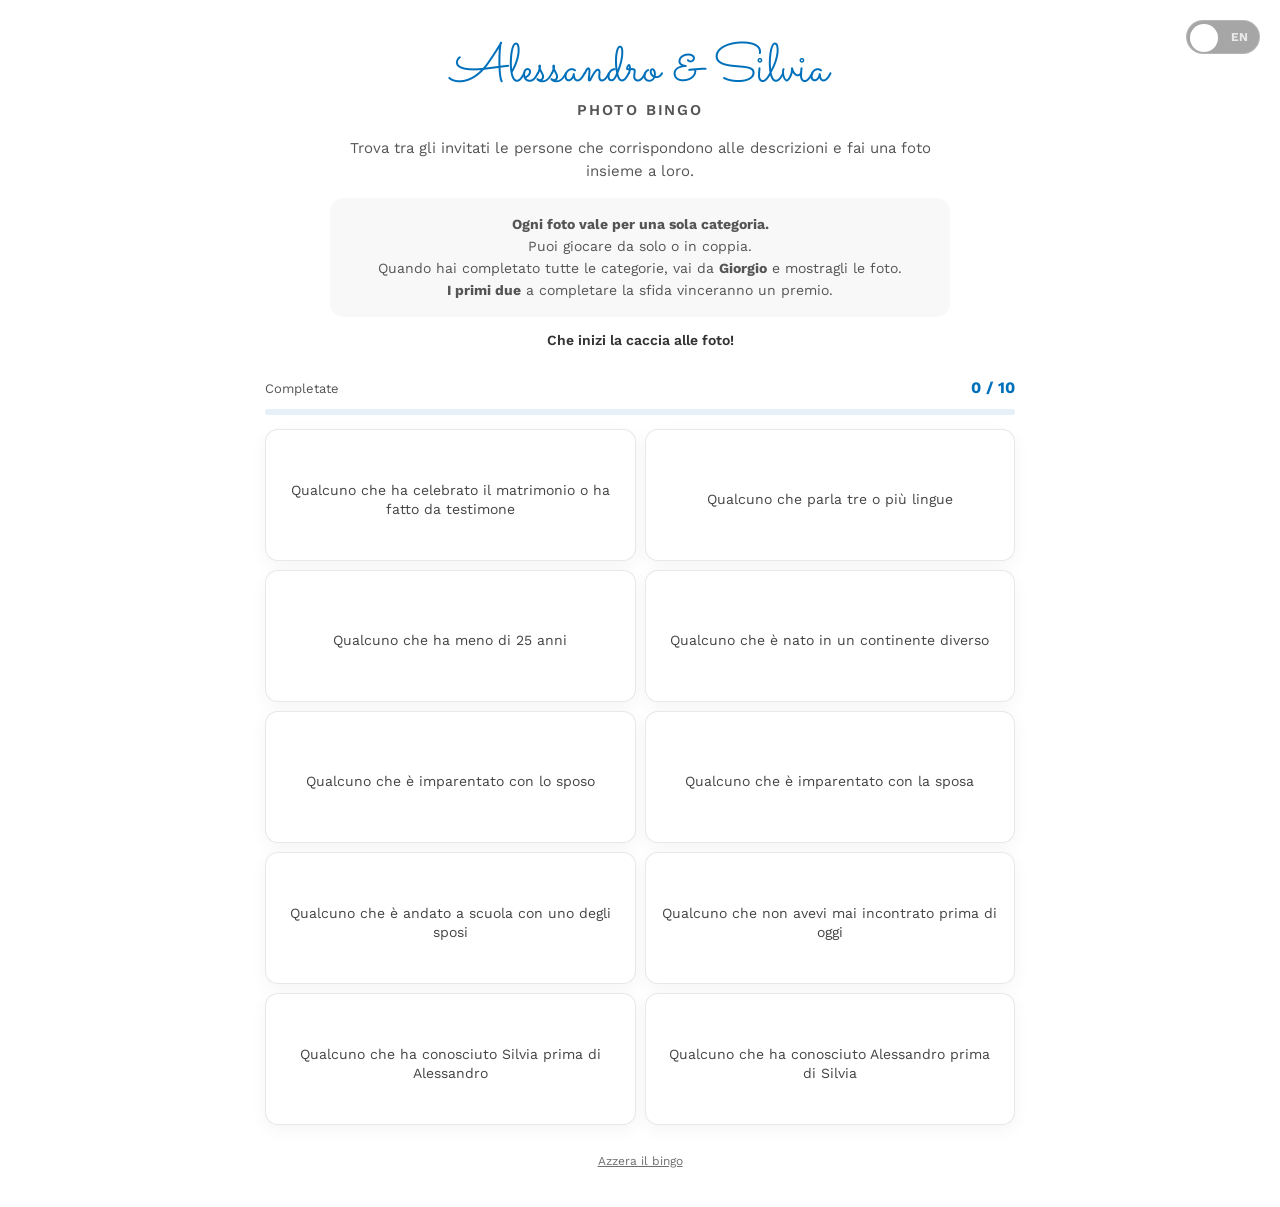
<file: photo-bingo.html>
<!DOCTYPE html>
<html class="no-js" lang="it">
<head>
  <meta charset="utf-8">
  <meta http-equiv="X-UA-Compatible" content="IE=edge">

  <title>Photo Bingo | Alessandro &amp; Silvia</title>

  <meta name="viewport" content="width=device-width, initial-scale=1, viewport-fit=cover">
  <meta name="description" content="Photo Bingo — Alessandro & Silvia" />
  <meta name="author" content="agiacche" />
	<meta name="theme-color" content="#0070BB">
  <meta name="format-detection" content="telephone=no,date=no,address=no,email=no">
	<link rel="canonical" href="https://agiacche.github.io/wedding/photo-bingo.html">
	<link rel="icon" href="images/AS.jpg" type="image/jpeg">
	<meta property="og:title" content="Photo Bingo | Alessandro &amp; Silvia">
	<meta property="og:type" content="website">
	<meta property="og:url" content="https://agiacche.github.io/wedding/photo-bingo.html">
	<meta property="og:image" content="https://agiacche.github.io/wedding/images/AS.jpg">
	<meta property="og:image:alt" content="Alessandro and Silvia">
	<meta property="og:description" content="Photo Bingo — Alessandro &amp; Silvia">
	<meta name="twitter:card" content="summary_large_image">

  <link href="https://fonts.googleapis.com/css?family=Work+Sans:400,300,600,700" rel="stylesheet">
  <link href="https://fonts.googleapis.com/css?family=Sacramento" rel="stylesheet">

  <link rel="stylesheet" href="css/animate.css">
  <link rel="stylesheet" href="css/icomoon.css">
  <link rel="stylesheet" href="css/bootstrap.css">
  <link rel="stylesheet" href="css/style.css">
  <link rel="stylesheet" href="css/photo-bingo.css">

  <script src="js/modernizr-2.6.2.min.js"></script>
</head>

<body>

  <!-- LANGUAGE SWITCHER -->
  <div class="lang-toggle-wrap">
    <input
      type="checkbox"
      id="en-it"
      class="lang-toggle-input"
      aria-label="Switch language">
    <label for="en-it" class="lang-toggle-switch">
      <span class="lang-toggle-label lang-toggle-label--it">IT</span>
      <span class="lang-toggle-label lang-toggle-label--en">EN</span>
      <span class="lang-toggle-knob"></span>
    </label>
  </div>

  <div id="page">

    <main class="photo-bingo-main">
      <div class="container">
        <div class="row">
          <div class="col-xs-12 col-sm-10 col-sm-offset-1 col-md-8 col-md-offset-2">

            <!-- TITLE + RULES -->
            <section class="photo-bingo-intro text-center">

              <div class="photo-bingo-title-wrap">
                <h1>Alessandro &amp; Silvia</h1>
                <h2>Photo Bingo</h2>
              </div>

              <div class="lang-content" data-lang="it">
                <p class="photo-bingo-lead">
                  Trova tra gli invitati le persone che corrispondono alle descrizioni
                  e fai una foto insieme a loro.
                </p>

                <div class="photo-bingo-rules">
                  <p><strong>Ogni foto vale per una sola categoria.</strong></p>
                  <p>Puoi giocare da solo o in coppia.</p>
                  <p>
                    Quando hai completato tutte le categorie, vai da
                    <strong>Giorgio</strong> e mostragli le foto.
                  </p>
                  <p>
                    <strong>I primi due</strong> a completare la sfida vinceranno un premio.
                  </p>
                </div>

                <p class="photo-bingo-hunt">
                  Che inizi la caccia alle foto!
                </p>
              </div>

              <div class="lang-content" data-lang="en">
                <p class="photo-bingo-lead">
                  Find guests who match the descriptions below and take a photo with them.
                </p>

                <div class="photo-bingo-rules">
                  <p><strong>Each photo can count for one category only.</strong></p>
                  <p>You can play on your own or as a pair.</p>
                  <p>
                    Once you have completed every category, find
                    <strong>Giorgio</strong> and show him your photos.
                  </p>
                  <p>
                    The <strong>first two</strong> to complete the challenge will win a prize.
                  </p>
                </div>

                <p class="photo-bingo-hunt">
                  Let the photo hunt begin!
                </p>
              </div>

            </section>

            <!-- PROGRESS -->
            <section class="photo-bingo-progress-wrap" aria-live="polite">
              <div class="photo-bingo-progress-top">
                <span class="lang-content" data-lang="it">Completate</span>
                <span class="lang-content" data-lang="en">Completed</span>
                <strong id="bingo-progress-count">0 / 10</strong>
              </div>

              <div class="photo-bingo-progress-track" id="bingo-progress-track" role="progressbar" aria-label="Photo Bingo progress" aria-valuemin="0" aria-valuemax="10" aria-valuenow="0">
                <div id="bingo-progress-bar" class="photo-bingo-progress-bar"></div>
              </div>
            </section>

            <!-- BINGO GRID -->
            <section
              class="photo-bingo-grid"
              aria-label="Photo Bingo challenges">

              <button class="photo-bingo-card" type="button" data-bingo-id="0" aria-pressed="false">
                <span class="photo-bingo-check" aria-hidden="true">✓</span>
                <span class="lang-content" data-lang="it">
                  Qualcuno che ha celebrato il matrimonio o ha fatto da testimone
                </span>
                <span class="lang-content" data-lang="en">
                  Someone who officiated the wedding or was a witness
                </span>
              </button>

              <button class="photo-bingo-card" type="button" data-bingo-id="1" aria-pressed="false">
                <span class="photo-bingo-check" aria-hidden="true">✓</span>
                <span class="lang-content" data-lang="it">
                  Qualcuno che parla tre o più lingue
                </span>
                <span class="lang-content" data-lang="en">
                  Someone who speaks three or more languages
                </span>
              </button>

              <button class="photo-bingo-card" type="button" data-bingo-id="2" aria-pressed="false">
                <span class="photo-bingo-check" aria-hidden="true">✓</span>
                <span class="lang-content" data-lang="it">
                  Qualcuno che ha meno di 25 anni
                </span>
                <span class="lang-content" data-lang="en">
                  Someone under 25
                </span>
              </button>

              <button class="photo-bingo-card" type="button" data-bingo-id="3" aria-pressed="false">
                <span class="photo-bingo-check" aria-hidden="true">✓</span>
                <span class="lang-content" data-lang="it">
                  Qualcuno che è nato in un continente diverso
                </span>
                <span class="lang-content" data-lang="en">
                  Someone born on a different continent
                </span>
              </button>

              <button class="photo-bingo-card" type="button" data-bingo-id="4" aria-pressed="false">
                <span class="photo-bingo-check" aria-hidden="true">✓</span>
                <span class="lang-content" data-lang="it">
                  Qualcuno che è imparentato con lo sposo
                </span>
                <span class="lang-content" data-lang="en">
                  Someone related to the groom
                </span>
              </button>

              <button class="photo-bingo-card" type="button" data-bingo-id="5" aria-pressed="false">
                <span class="photo-bingo-check" aria-hidden="true">✓</span>
                <span class="lang-content" data-lang="it">
                  Qualcuno che è imparentato con la sposa
                </span>
                <span class="lang-content" data-lang="en">
                  Someone related to the bride
                </span>
              </button>

              <button class="photo-bingo-card" type="button" data-bingo-id="6" aria-pressed="false">
                <span class="photo-bingo-check" aria-hidden="true">✓</span>
                <span class="lang-content" data-lang="it">
                  Qualcuno che è andato a scuola con uno degli sposi
                </span>
                <span class="lang-content" data-lang="en">
                  Someone who went to school with either of the newlyweds
                </span>
              </button>

              <button class="photo-bingo-card" type="button" data-bingo-id="7" aria-pressed="false">
                <span class="photo-bingo-check" aria-hidden="true">✓</span>
                <span class="lang-content" data-lang="it">
                  Qualcuno che non avevi mai incontrato prima di oggi
                </span>
                <span class="lang-content" data-lang="en">
                  Someone you had never met before today
                </span>
              </button>

              <button class="photo-bingo-card" type="button" data-bingo-id="8" aria-pressed="false">
                <span class="photo-bingo-check" aria-hidden="true">✓</span>
                <span class="lang-content" data-lang="it">
                  Qualcuno che ha conosciuto Silvia prima di Alessandro
                </span>
                <span class="lang-content" data-lang="en">
                  Someone who knew Silvia before Alessandro did
                </span>
              </button>

              <button class="photo-bingo-card" type="button" data-bingo-id="9" aria-pressed="false">
                <span class="photo-bingo-check" aria-hidden="true">✓</span>
                <span class="lang-content" data-lang="it">
                  Qualcuno che ha conosciuto Alessandro prima di Silvia
                </span>
                <span class="lang-content" data-lang="en">
                  Someone who knew Alessandro before Silvia did
                </span>
              </button>

            </section>

            <!-- COMPLETION MESSAGE -->
            <section id="bingo-complete" class="photo-bingo-complete" hidden>
              <div class="lang-content" data-lang="it">
                <h3>Fatto! 🎉</h3>
                <p>Hai completato il Foto Bingo. Corri da Giorgio con le tue foto!</p>
              </div>

              <div class="lang-content" data-lang="en">
                <h3>Done! 🎉</h3>
                <p>You completed the Photo Bingo. Find Giorgio and show him your photos!</p>
              </div>
            </section>

            <!-- RESET -->
            <div class="photo-bingo-reset-wrap text-center">
              <button id="bingo-reset" class="photo-bingo-reset" type="button">
                <span class="lang-content" data-lang="it">Azzera il bingo</span>
                <span class="lang-content" data-lang="en">Reset bingo</span>
              </button>
            </div>

          </div>
        </div>
      </div>
    </main>

  </div>

  <script src="js/jquery.min.js"></script>
  <script src="js/language-switcher.js"></script>
  <script src="js/photo-bingo.js"></script>

</body>
</html>
</file>
<file: css/icomoon.css>
@font-face {
  font-family: 'icomoon';
  src:  url('../fonts/icomoon/icomoon.eot?6iuir');
  src:  url('../fonts/icomoon/icomoon.eot?6iuir#iefix') format('embedded-opentype'),
    url('../fonts/icomoon/icomoon.ttf?6iuir') format('truetype'),
    url('../fonts/icomoon/icomoon.woff?6iuir') format('woff'),
    url('../fonts/icomoon/icomoon.svg?6iuir#icomoon') format('svg');
  font-weight: normal;
  font-style: normal;
}

[class^="icon-"], [class*=" icon-"] {
  /* use !important to prevent issues with browser extensions that change fonts */
  font-family: 'icomoon' !important;
  speak: none;
  font-style: normal;
  font-weight: normal;
  font-variant: normal;
  text-transform: none;
  line-height: 1;

  /* Better Font Rendering =========== */
  -webkit-font-smoothing: antialiased;
  -moz-osx-font-smoothing: grayscale;
}

.icon-eye:before {
  content: "\e000";
}
.icon-paper-clip:before {
  content: "\e001";
}
.icon-mail:before {
  content: "\e002";
}
.icon-toggle:before {
  content: "\e003";
}
.icon-layout:before {
  content: "\e004";
}
.icon-link:before {
  content: "\e005";
}
.icon-bell:before {
  content: "\e006";
}
.icon-lock:before {
  content: "\e007";
}
.icon-unlock:before {
  content: "\e008";
}
.icon-ribbon:before {
  content: "\e009";
}
.icon-image:before {
  content: "\e010";
}
.icon-signal:before {
  content: "\e011";
}
.icon-target:before {
  content: "\e012";
}
.icon-clipboard:before {
  content: "\e013";
}
.icon-clock:before {
  content: "\e014";
}
.icon-watch:before {
  content: "\e015";
}
.icon-air-play:before {
  content: "\e016";
}
.icon-camera:before {
  content: "\e017";
}
.icon-video:before {
  content: "\e018";
}
.icon-disc:before {
  content: "\e019";
}
.icon-printer:before {
  content: "\e020";
}
.icon-monitor:before {
  content: "\e021";
}
.icon-server:before {
  content: "\e022";
}
.icon-cog:before {
  content: "\e023";
}
.icon-heart:before {
  content: "\e024";
}
.icon-paragraph:before {
  content: "\e025";
}
.icon-align-justify:before {
  content: "\e026";
}
.icon-align-left:before {
  content: "\e027";
}
.icon-align-center:before {
  content: "\e028";
}
.icon-align-right:before {
  content: "\e029";
}
.icon-book:before {
  content: "\e030";
}
.icon-layers:before {
  content: "\e031";
}
.icon-stack:before {
  content: "\e032";
}
.icon-stack-2:before {
  content: "\e033";
}
.icon-paper:before {
  content: "\e034";
}
.icon-paper-stack:before {
  content: "\e035";
}
.icon-search:before {
  content: "\e036";
}
.icon-zoom-in:before {
  content: "\e037";
}
.icon-zoom-out:before {
  content: "\e038";
}
.icon-reply:before {
  content: "\e039";
}
.icon-circle-plus:before {
  content: "\e040";
}
.icon-circle-minus:before {
  content: "\e041";
}
.icon-circle-check:before {
  content: "\e042";
}
.icon-circle-cross:before {
  content: "\e043";
}
.icon-square-plus:before {
  content: "\e044";
}
.icon-square-minus:before {
  content: "\e045";
}
.icon-square-check:before {
  content: "\e046";
}
.icon-square-cross:before {
  content: "\e047";
}
.icon-microphone:before {
  content: "\e048";
}
.icon-record:before {
  content: "\e049";
}
.icon-skip-back:before {
  content: "\e050";
}
.icon-rewind:before {
  content: "\e051";
}
.icon-play:before {
  content: "\e052";
}
.icon-pause:before {
  content: "\e053";
}
.icon-stop:before {
  content: "\e054";
}
.icon-fast-forward:before {
  content: "\e055";
}
.icon-skip-forward:before {
  content: "\e056";
}
.icon-shuffle:before {
  content: "\e057";
}
.icon-repeat:before {
  content: "\e058";
}
.icon-folder:before {
  content: "\e059";
}
.icon-umbrella:before {
  content: "\e060";
}
.icon-moon:before {
  content: "\e061";
}
.icon-thermometer:before {
  content: "\e062";
}
.icon-drop:before {
  content: "\e063";
}
.icon-sun:before {
  content: "\e064";
}
.icon-cloud:before {
  content: "\e065";
}
.icon-cloud-upload:before {
  content: "\e066";
}
.icon-cloud-download:before {
  content: "\e067";
}
.icon-upload:before {
  content: "\e068";
}
.icon-download:before {
  content: "\e069";
}
.icon-location:before {
  content: "\e070";
}
.icon-location-2:before {
  content: "\e071";
}
.icon-map:before {
  content: "\e072";
}
.icon-battery:before {
  content: "\e073";
}
.icon-head:before {
  content: "\e074";
}
.icon-briefcase:before {
  content: "\e075";
}
.icon-speech-bubble:before {
  content: "\e076";
}
.icon-anchor:before {
  content: "\e077";
}
.icon-globe:before {
  content: "\e078";
}
.icon-box:before {
  content: "\e079";
}
.icon-reload:before {
  content: "\e080";
}
.icon-share:before {
  content: "\e081";
}
.icon-marquee:before {
  content: "\e082";
}
.icon-marquee-plus:before {
  content: "\e083";
}
.icon-marquee-minus:before {
  content: "\e084";
}
.icon-tag:before {
  content: "\e085";
}
.icon-power:before {
  content: "\e086";
}
.icon-command:before {
  content: "\e087";
}
.icon-alt:before {
  content: "\e088";
}
.icon-esc:before {
  content: "\e089";
}
.icon-bar-graph:before {
  content: "\e090";
}
.icon-bar-graph-2:before {
  content: "\e091";
}
.icon-pie-graph:before {
  content: "\e092";
}
.icon-star:before {
  content: "\e093";
}
.icon-arrow-left:before {
  content: "\e094";
}
.icon-arrow-right:before {
  content: "\e095";
}
.icon-arrow-up:before {
  content: "\e096";
}
.icon-arrow-down:before {
  content: "\e097";
}
.icon-volume:before {
  content: "\e098";
}
.icon-mute:before {
  content: "\e099";
}
.icon-content-right:before {
  content: "\e100";
}
.icon-content-left:before {
  content: "\e101";
}
.icon-grid:before {
  content: "\e102";
}
.icon-grid-2:before {
  content: "\e103";
}
.icon-columns:before {
  content: "\e104";
}
.icon-loader:before {
  content: "\e105";
}
.icon-bag:before {
  content: "\e106";
}
.icon-ban:before {
  content: "\e107";
}
.icon-flag:before {
  content: "\e108";
}
.icon-trash:before {
  content: "\e109";
}
.icon-expand:before {
  content: "\e110";
}
.icon-contract:before {
  content: "\e111";
}
.icon-maximize:before {
  content: "\e112";
}
.icon-minimize:before {
  content: "\e113";
}
.icon-plus:before {
  content: "\e114";
}
.icon-minus:before {
  content: "\e115";
}
.icon-check:before {
  content: "\e116";
}
.icon-cross:before {
  content: "\e117";
}
.icon-move:before {
  content: "\e118";
}
.icon-delete:before {
  content: "\e119";
}
.icon-menu:before {
  content: "\e120";
}
.icon-archive:before {
  content: "\e121";
}
.icon-inbox:before {
  content: "\e122";
}
.icon-outbox:before {
  content: "\e123";
}
.icon-file:before {
  content: "\e124";
}
.icon-file-add:before {
  content: "\e125";
}
.icon-file-subtract:before {
  content: "\e126";
}
.icon-help:before {
  content: "\e127";
}
.icon-open:before {
  content: "\e128";
}
.icon-ellipsis:before {
  content: "\e129";
}
.icon-add-to-list:before {
  content: "\e900";
}
.icon-classic-computer:before {
  content: "\e901";
}
.icon-controller-fast-backward:before {
  content: "\e902";
}
.icon-creative-commons-attribution:before {
  content: "\e903";
}
.icon-creative-commons-noderivs:before {
  content: "\e904";
}
.icon-creative-commons-noncommercial-eu:before {
  content: "\e905";
}
.icon-creative-commons-noncommercial-us:before {
  content: "\e906";
}
.icon-creative-commons-public-domain:before {
  content: "\e907";
}
.icon-creative-commons-remix:before {
  content: "\e908";
}
.icon-creative-commons-share:before {
  content: "\e909";
}
.icon-creative-commons-sharealike:before {
  content: "\e90a";
}
.icon-creative-commons:before {
  content: "\e90b";
}
.icon-document-landscape:before {
  content: "\e90c";
}
.icon-remove-user:before {
  content: "\e90d";
}
.icon-warning:before {
  content: "\e90e";
}
.icon-arrow-bold-down:before {
  content: "\e90f";
}
.icon-arrow-bold-left:before {
  content: "\e910";
}
.icon-arrow-bold-right:before {
  content: "\e911";
}
.icon-arrow-bold-up:before {
  content: "\e912";
}
.icon-arrow-down2:before {
  content: "\e913";
}
.icon-arrow-left2:before {
  content: "\e914";
}
.icon-arrow-long-down:before {
  content: "\e915";
}
.icon-arrow-long-left:before {
  content: "\e916";
}
.icon-arrow-long-right:before {
  content: "\e917";
}
.icon-arrow-long-up:before {
  content: "\e918";
}
.icon-arrow-right2:before {
  content: "\e919";
}
.icon-arrow-up2:before {
  content: "\e91a";
}
.icon-arrow-with-circle-down:before {
  content: "\e91b";
}
.icon-arrow-with-circle-left:before {
  content: "\e91c";
}
.icon-arrow-with-circle-right:before {
  content: "\e91d";
}
.icon-arrow-with-circle-up:before {
  content: "\e91e";
}
.icon-bookmark:before {
  content: "\e91f";
}
.icon-bookmarks:before {
  content: "\e920";
}
.icon-chevron-down:before {
  content: "\e921";
}
.icon-chevron-left:before {
  content: "\e922";
}
.icon-chevron-right:before {
  content: "\e923";
}
.icon-chevron-small-down:before {
  content: "\e924";
}
.icon-chevron-small-left:before {
  content: "\e925";
}
.icon-chevron-small-right:before {
  content: "\e926";
}
.icon-chevron-small-up:before {
  content: "\e927";
}
.icon-chevron-thin-down:before {
  content: "\e928";
}
.icon-chevron-thin-left:before {
  content: "\e929";
}
.icon-chevron-thin-right:before {
  content: "\e92a";
}
.icon-chevron-thin-up:before {
  content: "\e92b";
}
.icon-chevron-up:before {
  content: "\e92c";
}
.icon-chevron-with-circle-down:before {
  content: "\e92d";
}
.icon-chevron-with-circle-left:before {
  content: "\e92e";
}
.icon-chevron-with-circle-right:before {
  content: "\e92f";
}
.icon-chevron-with-circle-up:before {
  content: "\e930";
}
.icon-cloud2:before {
  content: "\e931";
}
.icon-controller-fast-forward:before {
  content: "\e932";
}
.icon-controller-jump-to-start:before {
  content: "\e933";
}
.icon-controller-next:before {
  content: "\e934";
}
.icon-controller-paus:before {
  content: "\e935";
}
.icon-controller-play:before {
  content: "\e936";
}
.icon-controller-record:before {
  content: "\e937";
}
.icon-controller-stop:before {
  content: "\e938";
}
.icon-controller-volume:before {
  content: "\e939";
}
.icon-dot-single:before {
  content: "\e93a";
}
.icon-dots-three-horizontal:before {
  content: "\e93b";
}
.icon-dots-three-vertical:before {
  content: "\e93c";
}
.icon-dots-two-horizontal:before {
  content: "\e93d";
}
.icon-dots-two-vertical:before {
  content: "\e93e";
}
.icon-download2:before {
  content: "\e93f";
}
.icon-emoji-flirt:before {
  content: "\e940";
}
.icon-flow-branch:before {
  content: "\e941";
}
.icon-flow-cascade:before {
  content: "\e942";
}
.icon-flow-line:before {
  content: "\e943";
}
.icon-flow-parallel:before {
  content: "\e944";
}
.icon-flow-tree:before {
  content: "\e945";
}
.icon-install:before {
  content: "\e946";
}
.icon-layers2:before {
  content: "\e947";
}
.icon-open-book:before {
  content: "\e948";
}
.icon-resize-100:before {
  content: "\e949";
}
.icon-resize-full-screen:before {
  content: "\e94a";
}
.icon-save:before {
  content: "\e94b";
}
.icon-select-arrows:before {
  content: "\e94c";
}
.icon-sound-mute:before {
  content: "\e94d";
}
.icon-sound:before {
  content: "\e94e";
}
.icon-trash2:before {
  content: "\e94f";
}
.icon-triangle-down:before {
  content: "\e950";
}
.icon-triangle-left:before {
  content: "\e951";
}
.icon-triangle-right:before {
  content: "\e952";
}
.icon-triangle-up:before {
  content: "\e953";
}
.icon-uninstall:before {
  content: "\e954";
}
.icon-upload-to-cloud:before {
  content: "\e955";
}
.icon-upload2:before {
  content: "\e956";
}
.icon-add-user:before {
  content: "\e957";
}
.icon-address:before {
  content: "\e958";
}
.icon-adjust:before {
  content: "\e959";
}
.icon-air:before {
  content: "\e95a";
}
.icon-aircraft-landing:before {
  content: "\e95b";
}
.icon-aircraft-take-off:before {
  content: "\e95c";
}
.icon-aircraft:before {
  content: "\e95d";
}
.icon-align-bottom:before {
  content: "\e95e";
}
.icon-align-horizontal-middle:before {
  content: "\e95f";
}
.icon-align-left2:before {
  content: "\e960";
}
.icon-align-right2:before {
  content: "\e961";
}
.icon-align-top:before {
  content: "\e962";
}
.icon-align-vertical-middle:before {
  content: "\e963";
}
.icon-archive2:before {
  content: "\e964";
}
.icon-area-graph:before {
  content: "\e965";
}
.icon-attachment:before {
  content: "\e966";
}
.icon-awareness-ribbon:before {
  content: "\e967";
}
.icon-back-in-time:before {
  content: "\e968";
}
.icon-back:before {
  content: "\e969";
}
.icon-bar-graph2:before {
  content: "\e96a";
}
.icon-battery2:before {
  content: "\e96b";
}
.icon-beamed-note:before {
  content: "\e96c";
}
.icon-bell2:before {
  content: "\e96d";
}
.icon-blackboard:before {
  content: "\e96e";
}
.icon-block:before {
  content: "\e96f";
}
.icon-book2:before {
  content: "\e970";
}
.icon-bowl:before {
  content: "\e971";
}
.icon-box2:before {
  content: "\e972";
}
.icon-briefcase2:before {
  content: "\e973";
}
.icon-browser:before {
  content: "\e974";
}
.icon-brush:before {
  content: "\e975";
}
.icon-bucket:before {
  content: "\e976";
}
.icon-cake:before {
  content: "\e977";
}
.icon-calculator:before {
  content: "\e978";
}
.icon-calendar:before {
  content: "\e979";
}
.icon-camera2:before {
  content: "\e97a";
}
.icon-ccw:before {
  content: "\e97b";
}
.icon-chat:before {
  content: "\e97c";
}
.icon-check2:before {
  content: "\e97d";
}
.icon-circle-with-cross:before {
  content: "\e97e";
}
.icon-circle-with-minus:before {
  content: "\e97f";
}
.icon-circle-with-plus:before {
  content: "\e980";
}
.icon-circle:before {
  content: "\e981";
}
.icon-circular-graph:before {
  content: "\e982";
}
.icon-clapperboard:before {
  content: "\e983";
}
.icon-clipboard2:before {
  content: "\e984";
}
.icon-clock2:before {
  content: "\e985";
}
.icon-code:before {
  content: "\e986";
}
.icon-cog2:before {
  content: "\e987";
}
.icon-colours:before {
  content: "\e988";
}
.icon-compass:before {
  content: "\e989";
}
.icon-copy:before {
  content: "\e98a";
}
.icon-credit-card:before {
  content: "\e98b";
}
.icon-credit:before {
  content: "\e98c";
}
.icon-cross2:before {
  content: "\e98d";
}
.icon-cup:before {
  content: "\e98e";
}
.icon-cw:before {
  content: "\e98f";
}
.icon-cycle:before {
  content: "\e990";
}
.icon-database:before {
  content: "\e991";
}
.icon-dial-pad:before {
  content: "\e992";
}
.icon-direction:before {
  content: "\e993";
}
.icon-document:before {
  content: "\e994";
}
.icon-documents:before {
  content: "\e995";
}
.icon-drink:before {
  content: "\e996";
}
.icon-drive:before {
  content: "\e997";
}
.icon-drop2:before {
  content: "\e998";
}
.icon-edit:before {
  content: "\e999";
}
.icon-email:before {
  content: "\e99a";
}
.icon-emoji-happy:before {
  content: "\e99b";
}
.icon-emoji-neutral:before {
  content: "\e99c";
}
.icon-emoji-sad:before {
  content: "\e99d";
}
.icon-erase:before {
  content: "\e99e";
}
.icon-eraser:before {
  content: "\e99f";
}
.icon-export:before {
  content: "\e9a0";
}
.icon-eye2:before {
  content: "\e9a1";
}
.icon-feather:before {
  content: "\e9a2";
}
.icon-flag2:before {
  content: "\e9a3";
}
.icon-flash:before {
  content: "\e9a4";
}
.icon-flashlight:before {
  content: "\e9a5";
}
.icon-flat-brush:before {
  content: "\e9a6";
}
.icon-folder-images:before {
  content: "\e9a7";
}
.icon-folder-music:before {
  content: "\e9a8";
}
.icon-folder-video:before {
  content: "\e9a9";
}
.icon-folder2:before {
  content: "\e9aa";
}
.icon-forward:before {
  content: "\e9ab";
}
.icon-funnel:before {
  content: "\e9ac";
}
.icon-game-controller:before {
  content: "\e9ad";
}
.icon-gauge:before {
  content: "\e9ae";
}
.icon-globe2:before {
  content: "\e9af";
}
.icon-graduation-cap:before {
  content: "\e9b0";
}
.icon-grid2:before {
  content: "\e9b1";
}
.icon-hair-cross:before {
  content: "\e9b2";
}
.icon-hand:before {
  content: "\e9b3";
}
.icon-heart-outlined:before {
  content: "\e9b4";
}
.icon-heart2:before {
  content: "\e9b5";
}
.icon-help-with-circle:before {
  content: "\e9b6";
}
.icon-help2:before {
  content: "\e9b7";
}
.icon-home:before {
  content: "\e9b8";
}
.icon-hour-glass:before {
  content: "\e9b9";
}
.icon-image-inverted:before {
  content: "\e9ba";
}
.icon-image2:before {
  content: "\e9bb";
}
.icon-images:before {
  content: "\e9bc";
}
.icon-inbox2:before {
  content: "\e9bd";
}
.icon-infinity:before {
  content: "\e9be";
}
.icon-info-with-circle:before {
  content: "\e9bf";
}
.icon-info:before {
  content: "\e9c0";
}
.icon-key:before {
  content: "\e9c1";
}
.icon-keyboard:before {
  content: "\e9c2";
}
.icon-lab-flask:before {
  content: "\e9c3";
}
.icon-landline:before {
  content: "\e9c4";
}
.icon-language:before {
  content: "\e9c5";
}
.icon-laptop:before {
  content: "\e9c6";
}
.icon-leaf:before {
  content: "\e9c7";
}
.icon-level-down:before {
  content: "\e9c8";
}
.icon-level-up:before {
  content: "\e9c9";
}
.icon-lifebuoy:before {
  content: "\e9ca";
}
.icon-light-bulb:before {
  content: "\e9cb";
}
.icon-light-down:before {
  content: "\e9cc";
}
.icon-light-up:before {
  content: "\e9cd";
}
.icon-line-graph:before {
  content: "\e9ce";
}
.icon-link2:before {
  content: "\e9cf";
}
.icon-list:before {
  content: "\e9d0";
}
.icon-location-pin:before {
  content: "\e9d1";
}
.icon-location2:before {
  content: "\e9d2";
}
.icon-lock-open:before {
  content: "\e9d3";
}
.icon-lock2:before {
  content: "\e9d4";
}
.icon-log-out:before {
  content: "\e9d5";
}
.icon-login:before {
  content: "\e9d6";
}
.icon-loop:before {
  content: "\e9d7";
}
.icon-magnet:before {
  content: "\e9d8";
}
.icon-magnifying-glass:before {
  content: "\e9d9";
}
.icon-mail2:before {
  content: "\e9da";
}
.icon-man:before {
  content: "\e9db";
}
.icon-map2:before {
  content: "\e9dc";
}
.icon-mask:before {
  content: "\e9dd";
}
.icon-medal:before {
  content: "\e9de";
}
.icon-megaphone:before {
  content: "\e9df";
}
.icon-menu2:before {
  content: "\e9e0";
}
.icon-message:before {
  content: "\e9e1";
}
.icon-mic:before {
  content: "\e9e2";
}
.icon-minus2:before {
  content: "\e9e3";
}
.icon-mobile:before {
  content: "\e9e4";
}
.icon-modern-mic:before {
  content: "\e9e5";
}
.icon-moon2:before {
  content: "\e9e6";
}
.icon-mouse:before {
  content: "\e9e7";
}
.icon-music:before {
  content: "\e9e8";
}
.icon-network:before {
  content: "\e9e9";
}
.icon-new-message:before {
  content: "\e9ea";
}
.icon-new:before {
  content: "\e9eb";
}
.icon-news:before {
  content: "\e9ec";
}
.icon-note:before {
  content: "\e9ed";
}
.icon-notification:before {
  content: "\e9ee";
}
.icon-old-mobile:before {
  content: "\e9ef";
}
.icon-old-phone:before {
  content: "\e9f0";
}
.icon-palette:before {
  content: "\e9f1";
}
.icon-paper-plane:before {
  content: "\e9f2";
}
.icon-pencil:before {
  content: "\e9f3";
}
.icon-phone:before {
  content: "\e9f4";
}
.icon-pie-chart:before {
  content: "\e9f5";
}
.icon-pin:before {
  content: "\e9f6";
}
.icon-plus2:before {
  content: "\e9f7";
}
.icon-popup:before {
  content: "\e9f8";
}
.icon-power-plug:before {
  content: "\e9f9";
}
.icon-price-ribbon:before {
  content: "\e9fa";
}
.icon-price-tag:before {
  content: "\e9fb";
}
.icon-print:before {
  content: "\e9fc";
}
.icon-progress-empty:before {
  content: "\e9fd";
}
.icon-progress-full:before {
  content: "\e9fe";
}
.icon-progress-one:before {
  content: "\e9ff";
}
.icon-progress-two:before {
  content: "\ea00";
}
.icon-publish:before {
  content: "\ea01";
}
.icon-quote:before {
  content: "\ea02";
}
.icon-radio:before {
  content: "\ea03";
}
.icon-reply-all:before {
  content: "\ea04";
}
.icon-reply2:before {
  content: "\ea05";
}
.icon-retweet:before {
  content: "\ea06";
}
.icon-rocket:before {
  content: "\ea07";
}
.icon-round-brush:before {
  content: "\ea08";
}
.icon-rss:before {
  content: "\ea09";
}
.icon-ruler:before {
  content: "\ea0a";
}
.icon-scissors:before {
  content: "\ea0b";
}
.icon-share-alternitive:before {
  content: "\ea0c";
}
.icon-share2:before {
  content: "\ea0d";
}
.icon-shareable:before {
  content: "\ea0e";
}
.icon-shield:before {
  content: "\ea0f";
}
.icon-shop:before {
  content: "\ea10";
}
.icon-shopping-bag:before {
  content: "\ea11";
}
.icon-shopping-basket:before {
  content: "\ea12";
}
.icon-shopping-cart:before {
  content: "\ea13";
}
.icon-shuffle2:before {
  content: "\ea14";
}
.icon-signal2:before {
  content: "\ea15";
}
.icon-sound-mix:before {
  content: "\ea16";
}
.icon-sports-club:before {
  content: "\ea17";
}
.icon-spreadsheet:before {
  content: "\ea18";
}
.icon-squared-cross:before {
  content: "\ea19";
}
.icon-squared-minus:before {
  content: "\ea1a";
}
.icon-squared-plus:before {
  content: "\ea1b";
}
.icon-star-outlined:before {
  content: "\ea1c";
}
.icon-star2:before {
  content: "\ea1d";
}
.icon-stopwatch:before {
  content: "\ea1e";
}
.icon-suitcase:before {
  content: "\ea1f";
}
.icon-swap:before {
  content: "\ea20";
}
.icon-sweden:before {
  content: "\ea21";
}
.icon-switch:before {
  content: "\ea22";
}
.icon-tablet:before {
  content: "\ea23";
}
.icon-tag2:before {
  content: "\ea24";
}
.icon-text-document-inverted:before {
  content: "\ea25";
}
.icon-text-document:before {
  content: "\ea26";
}
.icon-text:before {
  content: "\ea27";
}
.icon-thermometer2:before {
  content: "\ea28";
}
.icon-thumbs-down:before {
  content: "\ea29";
}
.icon-thumbs-up:before {
  content: "\ea2a";
}
.icon-thunder-cloud:before {
  content: "\ea2b";
}
.icon-ticket:before {
  content: "\ea2c";
}
.icon-time-slot:before {
  content: "\ea2d";
}
.icon-tools:before {
  content: "\ea2e";
}
.icon-traffic-cone:before {
  content: "\ea2f";
}
.icon-tree:before {
  content: "\ea30";
}
.icon-trophy:before {
  content: "\ea31";
}
.icon-tv:before {
  content: "\ea32";
}
.icon-typing:before {
  content: "\ea33";
}
.icon-unread:before {
  content: "\ea34";
}
.icon-untag:before {
  content: "\ea35";
}
.icon-user:before {
  content: "\ea36";
}
.icon-users:before {
  content: "\ea37";
}
.icon-v-card:before {
  content: "\ea38";
}
.icon-video2:before {
  content: "\ea39";
}
.icon-vinyl:before {
  content: "\ea3a";
}
.icon-voicemail:before {
  content: "\ea3b";
}
.icon-wallet:before {
  content: "\ea3c";
}
.icon-water:before {
  content: "\ea3d";
}
.icon-px-with-circle:before {
  content: "\ea3e";
}
.icon-px:before {
  content: "\ea3f";
}
.icon-basecamp:before {
  content: "\ea40";
}
.icon-behance:before {
  content: "\ea41";
}
.icon-creative-cloud:before {
  content: "\ea42";
}
.icon-dropbox:before {
  content: "\ea43";
}
.icon-evernote:before {
  content: "\ea44";
}
.icon-flattr:before {
  content: "\ea45";
}
.icon-foursquare:before {
  content: "\ea46";
}
.icon-google-drive:before {
  content: "\ea47";
}
.icon-google-hangouts:before {
  content: "\ea48";
}
.icon-grooveshark:before {
  content: "\ea49";
}
.icon-icloud:before {
  content: "\ea4a";
}
.icon-mixi:before {
  content: "\ea4b";
}
.icon-onedrive:before {
  content: "\ea4c";
}
.icon-paypal:before {
  content: "\ea4d";
}
.icon-picasa:before {
  content: "\ea4e";
}
.icon-qq:before {
  content: "\ea4f";
}
.icon-rdio-with-circle:before {
  content: "\ea50";
}
.icon-renren:before {
  content: "\ea51";
}
.icon-scribd:before {
  content: "\ea52";
}
.icon-sina-weibo:before {
  content: "\ea53";
}
.icon-skype-with-circle:before {
  content: "\ea54";
}
.icon-skype:before {
  content: "\ea55";
}
.icon-slideshare:before {
  content: "\ea56";
}
.icon-smashing:before {
  content: "\ea57";
}
.icon-soundcloud:before {
  content: "\ea58";
}
.icon-spotify-with-circle:before {
  content: "\ea59";
}
.icon-spotify:before {
  content: "\ea5a";
}
.icon-swarm:before {
  content: "\ea5b";
}
.icon-vine-with-circle:before {
  content: "\ea5c";
}
.icon-vine:before {
  content: "\ea5d";
}
.icon-vk-alternitive:before {
  content: "\ea5e";
}
.icon-vk-with-circle:before {
  content: "\ea5f";
}
.icon-vk:before {
  content: "\ea60";
}
.icon-xing-with-circle:before {
  content: "\ea61";
}
.icon-xing:before {
  content: "\ea62";
}
.icon-yelp:before {
  content: "\ea63";
}
.icon-dribbble-with-circle:before {
  content: "\ea64";
}
.icon-dribbble:before {
  content: "\ea65";
}
.icon-facebook-with-circle:before {
  content: "\ea66";
}
.icon-facebook:before {
  content: "\ea67";
}
.icon-flickr-with-circle:before {
  content: "\ea68";
}
.icon-flickr:before {
  content: "\ea69";
}
.icon-github-with-circle:before {
  content: "\ea6a";
}
.icon-github:before {
  content: "\ea6b";
}
.icon-google-with-circle:before {
  content: "\ea6c";
}
.icon-google:before {
  content: "\ea6d";
}
.icon-instagram-with-circle:before {
  content: "\ea6e";
}
.icon-instagram:before {
  content: "\ea6f";
}
.icon-lastfm-with-circle:before {
  content: "\ea70";
}
.icon-lastfm:before {
  content: "\ea71";
}
.icon-linkedin-with-circle:before {
  content: "\ea72";
}
.icon-linkedin:before {
  content: "\ea73";
}
.icon-pinterest-with-circle:before {
  content: "\ea74";
}
.icon-pinterest:before {
  content: "\ea75";
}
.icon-rdio:before {
  content: "\ea76";
}
.icon-stumbleupon-with-circle:before {
  content: "\ea77";
}
.icon-stumbleupon:before {
  content: "\ea78";
}
.icon-tumblr-with-circle:before {
  content: "\ea79";
}
.icon-tumblr:before {
  content: "\ea7a";
}
.icon-twitter-with-circle:before {
  content: "\ea7b";
}
.icon-twitter:before {
  content: "\ea7c";
}
.icon-vimeo-with-circle:before {
  content: "\ea7d";
}
.icon-vimeo:before {
  content: "\ea7e";
}
.icon-youtube-with-circle:before {
  content: "\ea7f";
}
.icon-youtube:before {
  content: "\ea80";
}
</file>
<file: css/style.css>
/* ==========================================================================
   Alessandro & Silvia — Wedding Website CSS (template + custom overrides)

   Based on a legacy FreeHTML5.co / ThemeWagon template.
   Most `.fh5co-*` selectors come from the original theme.

   Notes:
   - "TEMPLATE" sections are mostly unchanged.
   - "CUSTOM" sections are wedding-specific additions/overrides.
   - Some unused template CSS may remain to avoid breaking dependencies.
   ========================================================================== */

/* --- Icon font used by the original template (icomoon) --- */
@font-face {
  font-family: 'icomoon';
  src: url("../fonts/icomoon/icomoon.eot?srf3rx");
  src: url("../fonts/icomoon/icomoon.eot?srf3rx#iefix") format("embedded-opentype"), url("../fonts/icomoon/icomoon.ttf?srf3rx") format("truetype"), url("../fonts/icomoon/icomoon.woff?srf3rx") format("woff"), url("../fonts/icomoon/icomoon.svg?srf3rx#icomoon") format("svg");
  font-weight: normal;
  font-style: normal;
}

/* ==========================================================================
   TEMPLATE STYLES (original theme)
   ========================================================================== */

/* --- Base typography & global elements (body, links, headings, selection) --- */
body {
  font-family: "Work Sans", Arial, sans-serif;
  font-weight: 400;
  font-size: 16px;
  line-height: 1.7;
  color: #666;
  background: #fff;
}

#page {
  position: relative;
  overflow-x: hidden;
  width: 100%;
  height: 100%;
  -webkit-transition: 0.5s;
  -o-transition: 0.5s;
  transition: 0.5s;
}
.offcanvas #page {
  overflow: hidden;
  position: absolute;
}
.offcanvas #page:after {
  -webkit-transition: 2s;
  -o-transition: 2s;
  transition: 2s;
  position: absolute;
  top: 0;
  right: 0;
  bottom: 0;
  left: 0;
  z-index: 101;
  background: rgba(0, 0, 0, 0.7);
  content: "";
}

a {
  color: #0070BB;
  -webkit-transition: 0.5s;
  -o-transition: 0.5s;
  transition: 0.5s;
}
a:hover, a:active, a:focus {
  color: #0070BB;
  text-decoration: none;
}

/* Consistent keyboard focus without changing pointer interactions. */
a:focus-visible,
button:focus-visible,
input:focus-visible,
[tabindex]:focus-visible {
  outline: 3px solid rgba(0, 112, 187, 0.55) !important;
  outline-offset: 3px;
}

.skip-link {
  position: fixed;
  top: 10px;
  left: 10px;
  z-index: 6000;
  padding: 10px 14px;
  border-radius: 6px;
  background: #fff;
  color: #005f9f;
  font-weight: 600;
  transform: translateY(-160%);
}
.skip-link:focus {
  transform: translateY(0);
}

p {
  margin-bottom: 20px;
}

h1, h2, h3, h4, h5, h6, figure {
  color: #000;
  font-family: "Work Sans", Arial, sans-serif;
  font-weight: 400;
  margin: 0 0 20px 0;
}

::-webkit-selection {
  color: #fff;
  background: #0070BB;
}

::-moz-selection {
  color: #fff;
  background: #0070BB;
}

::selection {
  color: #fff;
  background: #0070BB;
}

/* --- Navigation (template navbar) --- */
.fh5co-nav {
  position: absolute;
  top: 0;
  margin: 0;
  padding: 0;
  width: 100%;
  padding: 40px 0;
  z-index: 1001;
}
@media screen and (max-width: 768px) {
  .fh5co-nav {
    padding: 20px 0;
  }
}
.fh5co-nav #fh5co-logo {
  font-size: 40px;
  margin: 0;
  padding: 0;
  line-height: 40px;
  font-family: "Sacramento", Arial, serif;
}
.fh5co-nav a {
  padding: 5px 10px;
  color: #fff;
}
@media screen and (max-width: 768px) {
  .fh5co-nav .menu-1, .fh5co-nav .menu-2 {
    display: none;
  }
}
.fh5co-nav ul {
  padding: 0;
  margin: 2px 0 0 0;
}
.fh5co-nav ul li {
  padding: 0;
  margin: 0;
  list-style: none;
  display: inline;
}
.fh5co-nav ul li a {
  font-size: 14px;
  padding: 30px 10px;
  text-transform: uppercase;
  color: rgba(255, 255, 255, 0.5);
  -webkit-transition: 0.5s;
  -o-transition: 0.5s;
  transition: 0.5s;
}
.fh5co-nav ul li a:hover, .fh5co-nav ul li a:focus, .fh5co-nav ul li a:active {
  color: white;
}
.fh5co-nav ul li.has-dropdown {
  position: relative;
}
.fh5co-nav ul li.has-dropdown .dropdown {
  width: 130px;
  -webkit-box-shadow: 0px 14px 33px -9px rgba(0, 0, 0, 0.75);
  -moz-box-shadow: 0px 14px 33px -9px rgba(0, 0, 0, 0.75);
  box-shadow: 0px 14px 33px -9px rgba(0, 0, 0, 0.75);
  z-index: 1002;
  visibility: hidden;
  opacity: 0;
  position: absolute;
  top: 40px;
  left: 0;
  text-align: left;
  background: #fff;
  padding: 20px;
  -webkit-border-radius: 4px;
  -moz-border-radius: 4px;
  -ms-border-radius: 4px;
  border-radius: 4px;
  -webkit-transition: 0s;
  -o-transition: 0s;
  transition: 0s;
}
.fh5co-nav ul li.has-dropdown .dropdown:before {
  bottom: 100%;
  left: 40px;
  border: solid transparent;
  content: " ";
  height: 0;
  width: 0;
  position: absolute;
  pointer-events: none;
  border-bottom-color: #fff;
  border-width: 8px;
  margin-left: -8px;
}
.fh5co-nav ul li.has-dropdown .dropdown li {
  display: block;
  margin-bottom: 7px;
}
.fh5co-nav ul li.has-dropdown .dropdown li:last-child {
  margin-bottom: 0;
}
.fh5co-nav ul li.has-dropdown .dropdown li a {
  padding: 2px 0;
  display: block;
  color: #999999;
  line-height: 1.2;
  text-transform: none;
  font-size: 15px;
}
.fh5co-nav ul li.has-dropdown .dropdown li a:hover {
  color: #000;
}
.fh5co-nav ul li.has-dropdown:hover a, .fh5co-nav ul li.has-dropdown:focus a {
  color: #fff;
}
.fh5co-nav ul li.btn-cta a {
  color: #0070BB;
}
.fh5co-nav ul li.btn-cta a span {
  background: #fff;
  padding: 4px 20px;
  display: -moz-inline-stack;
  display: inline-block;
  zoom: 1;
  *display: inline;
  -webkit-transition: 0.3s;
  -o-transition: 0.3s;
  transition: 0.3s;
  -webkit-border-radius: 100px;
  -moz-border-radius: 100px;
  -ms-border-radius: 100px;
  border-radius: 100px;
}
.fh5co-nav ul li.btn-cta a:hover span {
  -webkit-box-shadow: 0px 14px 20px -9px rgba(0, 0, 0, 0.75);
  -moz-box-shadow: 0px 14px 20px -9px rgba(0, 0, 0, 0.75);
  box-shadow: 0px 14px 20px -9px rgba(0, 0, 0, 0.75);
}
.fh5co-nav ul li.active > a {
  color: #fff !important;
}

/* --- CUSTOM: this site is single-page; hide the template navbar entirely --- */
.fh5co-nav,
#fh5co-menu-wrap,
.js-fh5co-nav-toggle {
    display: none !important;
}

/* ==========================================================================
   TEMPLATE: Background helpers & cover sections
   ========================================================================== */

/* --- Background helpers (full-width sections with background images) --- */
#fh5co-event,
.fh5co-bg {
  background-size: cover;
  background-position: top center;
  background-repeat: no-repeat;
  position: relative;
}

.fh5co-bg {
  background-position: center center;
  width: 100%;
  float: left;
  position: relative;
}

/* --- Video block (used by template gallery/video sections) --- */
.fh5co-video {
  height: 450px;
  overflow: hidden;
  border-radius: 7px;
}
.fh5co-video a {
  z-index: 1001;
  position: absolute;
  top: 50%;
  left: 50%;
  margin-top: -45px;
  margin-left: -45px;
  width: 90px;
  height: 90px;
  display: table;
  text-align: center;
  background: #fff;
  box-shadow: 0px 14px 30px -15px rgba(0, 0, 0, 0.75);
  border-radius: 50%;
}
.fh5co-video a i {
  display: table-cell;
  vertical-align: middle;
  font-size: 40px;
}
.fh5co-video .overlay {
  position: absolute;
  inset: 0;
  background: rgba(0, 0, 0, 0.5);
  transition: 0.5s;
}
.fh5co-video:hover .overlay {
  background: rgba(0, 0, 0, 0.7);
}
.fh5co-video:hover a {
  transform: scale(1.2);
}

/* ==========================================================================
   TEMPLATE: Hero / cover layout
   ========================================================================== */

.fh5co-cover {
  height: 900px;
  background-size: cover;
  background-repeat: no-repeat;
  position: relative;
  width: 100%;
}
.fh5co-cover .overlay {
  position: absolute;
  inset: 0;
  background: rgba(0, 0, 0, 0.5);
}
.fh5co-cover > .fh5co-container {
  position: relative;
  z-index: 10;
}
@media screen and (max-width: 768px) {
  .fh5co-cover {
    height: 600px;
  }
}

/* Table-based vertical centering (template pattern) */
.fh5co-cover .display-t,
.fh5co-cover .display-tc {
  height: 900px;
  display: table;
  width: 100%;
}
@media screen and (max-width: 768px) {
  .fh5co-cover .display-t,
  .fh5co-cover .display-tc {
    height: 600px;
  }
}

/* Smaller cover variant */
.fh5co-cover.fh5co-cover-sm {
  height: 600px;
}
@media screen and (max-width: 768px) {
  .fh5co-cover.fh5co-cover-sm {
    height: 400px;
  }
}
.fh5co-cover.fh5co-cover-sm .display-t,
.fh5co-cover.fh5co-cover-sm .display-tc {
  height: 600px;
  display: table;
  width: 100%;
}
@media screen and (max-width: 768px) {
  .fh5co-cover.fh5co-cover-sm .display-t,
  .fh5co-cover.fh5co-cover-sm .display-tc {
    height: 400px;
  }
}

/* ==========================================================================
   TEMPLATE: Event section
   ========================================================================== */

#fh5co-event {
  height: 850px;
  float: left;
}

/* Vertical centering inside the event section */
#fh5co-event .display-t,
#fh5co-event .display-tc {
  height: 700px;
  display: table;
  width: 100%;
}

/* White headings on dark background */
#fh5co-event .fh5co-heading h2 {
  color: #fff;
}
#fh5co-event .fh5co-heading span {
  color: rgba(255, 255, 255, 0.5);
  text-transform: uppercase;
  font-size: 13px;
  letter-spacing: 2px;
  font-weight: 600;
}

/* Section overlay */
#fh5co-event .overlay {
  position: absolute;
  inset: 0;
  background: rgba(0, 0, 0, 0.4);
}

/* Mobile: let height grow naturally */
@media screen and (max-width: 768px) {
  #fh5co-event {
    height: inherit;
    padding: 7em 0;
  }
  #fh5co-event .display-t,
  #fh5co-event .display-tc {
    height: inherit;
  }
}

/* Event cards */
#fh5co-event .event-wrap {
  border: 2px solid rgba(255, 255, 255, 0.5);
  background: rgba(255, 255, 255, 0.1);
  padding: 30px;
  width: 100%;
  float: left;
  border-radius: 4px;
}
@media screen and (max-width: 768px) {
  #fh5co-event .event-wrap {
    margin-bottom: 10px;
  }
}

#fh5co-event .event-wrap h3 {
  font-size: 20px;
  color: #fff;
  border-bottom: 1px solid rgba(255, 255, 255, 0.5);
  padding-bottom: 20px;
  text-transform: uppercase;
  letter-spacing: 2px;
}

#fh5co-event .event-wrap p,
#fh5co-event .event-wrap span {
  display: block;
  color: rgba(255, 255, 255, 0.8);
}

#fh5co-event .event-wrap i {
  color: #fff;
  font-size: 20px;
}

/* Two-column layout inside event cards */
#fh5co-event .event-wrap .event-col {
  width: 50%;
  float: left;
  margin-bottom: 30px;
}

/* --- Timeline component (wedding day schedule) --- */
/* Two-column alternating timeline with a centred vertical line + circular badge icons */
.timeline {
  list-style: none;
  padding: 20px 0 20px;
  position: relative;
}

/* Vertical centre line */
.timeline:before {
  top: 0;
  bottom: 0;
  position: absolute;
  content: " ";
  width: 1px;
  background-color: #d4d4d4;
  left: 50%;
  margin-left: 0px;
}

/* On very small screens the line shifts left (timeline collapses) */
@media screen and (max-width: 480px) {
  .timeline:before {
    margin-left: -64px;
  }
}

.timeline > li {
  margin-bottom: 20px;
  position: relative;
}

/* Clear floats */
.timeline > li:before, .timeline > li:after {
  content: " ";
  display: table;
}
.timeline > li:after {
  clear: both;
}

/* Timeline “card” */
.timeline > li > .timeline-panel {
  width: 40%;
  float: left;
  border: 1px solid #d4d4d4;
  padding: 30px;
  position: relative;
  border-radius: 4px;
}

/* Little “speech bubble” arrow pointing to the centre line */
.timeline > li > .timeline-panel:before {
  position: absolute;
  top: 80px;
  right: -15px;
  display: inline-block;
  border-top: 15px solid transparent;
  border-left: 15px solid #ccc;
  border-right: 0 solid #ccc;
  border-bottom: 15px solid transparent;
  content: " ";
}
.timeline > li > .timeline-panel:after {
  position: absolute;
  top: 81px;
  right: -14px;
  display: inline-block;
  border-top: 14px solid transparent;
  border-left: 14px solid #fff;
  border-right: 0 solid #fff;
  border-bottom: 14px solid transparent;
  content: " ";
}

/* Mobile: wider panel + arrow moves up */
@media screen and (max-width: 480px) {
  .timeline > li > .timeline-panel {
    width: 75% !important;
  }
  .timeline > li > .timeline-panel:before {
    top: 30px;
  }
  .timeline > li > .timeline-panel:after {
    top: 31px;
  }
}

/* Circular badge in the middle (holds the icon image) */
.timeline > li > .timeline-badge {
  width: 140px;
  height: 140px;
  line-height: 50px;
  font-size: 1.4em;
  text-align: center;
  position: absolute;
  top: 16px;
  left: 50%;
  margin-left: -70px;
  background-color: #6699CC;
  z-index: 100;
  border-radius: 50%;

  display: flex;
  justify-content: center;
  align-items: center;
  overflow: hidden;
}

.timeline > li > .timeline-badge img {
  max-width: 50%;
  max-height: 50%;
}

/* Badge shrinks on very small screens */
@media screen and (max-width: 480px) {
  .timeline > li > .timeline-badge {
    width: 60px;
    height: 60px;
    margin-left: -20px !important;
  }
}

/* Alternate rows: panel switches to the right */
.timeline > li.timeline-inverted > .timeline-panel {
  float: right;
}
.timeline > li.timeline-inverted > .timeline-panel:before {
  border-left-width: 0;
  border-right-width: 15px;
  left: -15px;
  right: auto;
}
.timeline > li.timeline-inverted > .timeline-panel:after {
  border-left-width: 0;
  border-right-width: 14px;
  left: -14px;
  right: auto;
}

/* Timeline content helpers */
.timeline-title {
  margin-top: 0;
}

.date {
  display: block;
  margin-bottom: 20px;
  font-size: 13px;
  text-transform: uppercase;
  letter-spacing: 2px;
}

.timeline-body > p,
.timeline-body > ul {
  margin-bottom: 0;
}

.timeline-body > p + p {
  margin-top: 5px;
}

/* Tablet/mobile layout: line shifts left, panels become full-width (minus badge space) */
@media (max-width: 992px) {
  ul.timeline:before {
    left: 90px;
  }

  ul.timeline > li > .timeline-panel {
    width: calc(100% - 200px);
    width: -moz-calc(100% - 200px);
    width: -webkit-calc(100% - 200px);
  }

  ul.timeline > li > .timeline-badge {
    left: 15px;
    margin-left: 0;
    top: 16px;
  }

  ul.timeline > li > .timeline-panel {
    float: right;
  }

  ul.timeline > li > .timeline-panel:before {
    border-left-width: 0;
    border-right-width: 15px;
    left: -15px;
    right: auto;
  }

  ul.timeline > li > .timeline-panel:after {
    border-left-width: 0;
    border-right-width: 14px;
    left: -14px;
    right: auto;
  }
}

/* --- Gallery grid (fh5co-gallery-list + hover overlay) --- */
/* Masonry-ish flex grid with fixed-height tiles + dark hover overlay */
#fh5co-gallery-list {
  flex-wrap: wrap;
  -webkit-flex-wrap: wrap;
  -moz-flex-wrap: wrap;
  display: -webkit-box;
  display: -moz-box;
  display: -ms-flexbox;
  display: -webkit-flex;
  display: flex;
  position: relative;
  float: left;
  padding: 0;
  margin: 0;
  width: 100%;
}

#fh5co-gallery-list li {
  display: block;
  padding: 0;
  margin: 0 0 10px 1%;
  list-style: none;
  min-height: 400px;
  background-position: center center;
  background-size: cover;
  background-repeat: no-repeat;
  float: left;
  clear: left;
  position: relative;
  border-radius: 7px;
}

@media screen and (max-width: 480px) {
  #fh5co-gallery-list li {
    margin-left: 0;
  }
}

#fh5co-gallery-list li a {
  min-height: 400px;
  padding: 2em;
  position: relative;
  width: 100%;
  display: block;
}

/* Dark overlay on hover */
#fh5co-gallery-list li a:before {
  position: absolute;
  top: 0;
  left: 0;
  right: 0;
  bottom: 0;
  content: "";
  z-index: 80;
  transition: 0.5s;
  border-radius: 7px;
  background: rgba(0, 0, 0, 0.2);
}
#fh5co-gallery-list li a:hover:before {
  background: rgba(0, 0, 0, 0.5);
}

/* Caption pinned near the bottom */
#fh5co-gallery-list li a .case-studies-summary {
  width: auto;
  bottom: 2em;
  left: 2em;
  right: 2em;
  position: absolute;
  z-index: 100;
}
@media screen and (max-width: 768px) {
  #fh5co-gallery-list li a .case-studies-summary {
    bottom: 1em;
    left: 1em;
    right: 1em;
  }
}
#fh5co-gallery-list li a .case-studies-summary span {
  text-transform: uppercase;
  letter-spacing: 2px;
  font-size: 13px;
  color: rgba(255, 255, 255, 0.7);
}
#fh5co-gallery-list li a .case-studies-summary h2 {
  color: #fff;
  margin-bottom: 0;
}
@media screen and (max-width: 768px) {
  #fh5co-gallery-list li a .case-studies-summary h2 {
    font-size: 20px;
  }
}

/* Tile widths (desktop/tablet/mobile) */
#fh5co-gallery-list li.one-third {
  width: 32.3%;
}
@media screen and (max-width: 768px) {
  #fh5co-gallery-list li.one-third {
    width: 49%;
  }
}
@media screen and (max-width: 480px) {
  #fh5co-gallery-list li.one-third {
    width: 100%;
  }
}

/* --- Map block (template; used if embedding Google Map) --- */
#map {
  width: 100%;
  height: 500px;
  position: relative;
}
@media screen and (max-width: 768px) {
  #map {
    height: 200px;
  }
}

/* --- Footer icons + contact list (template) --- */
.fh5co-social-icons {
  margin: 0;
  padding: 0;
}
.fh5co-social-icons li {
  margin: 0;
  padding: 0;
  list-style: none;
  display: -moz-inline-stack;
  display: inline-block;
  zoom: 1;
  *display: inline;
}
.fh5co-social-icons li a {
  display: -moz-inline-stack;
  display: inline-block;
  zoom: 1;
  *display: inline;
  color: #0070BB;
  padding-left: 10px;
  padding-right: 10px;
}
.fh5co-social-icons li a i {
  font-size: 20px;
}

.fh5co-contact-info ul {
  padding: 0;
  margin: 0;
}
.fh5co-contact-info ul li {
  padding: 0 0 0 50px;
  margin: 0 0 30px 0;
  list-style: none;
  position: relative;
}
.fh5co-contact-info ul li:before {
  color: #0070BB;
  position: absolute;
  left: 0;
  top: .05em;
  font-family: 'icomoon';
  speak: none;
  font-style: normal;
  font-weight: normal;
  font-variant: normal;
  text-transform: none;
  line-height: 1;
  -webkit-font-smoothing: antialiased;
  -moz-osx-font-smoothing: grayscale;
}
.fh5co-contact-info ul li.address:before {
  font-size: 30px;
  content: "\e9d1";
}
.fh5co-contact-info ul li.phone:before {
  font-size: 23px;
  content: "\e9f4";
}
.fh5co-contact-info ul li.email:before {
  font-size: 23px;
  content: "\e9da";
}
.fh5co-contact-info ul li.url:before {
  font-size: 23px;
  content: "\e9af";
}

form label {
  font-weight: normal !important;
}

/* --- Vertical centring helpers used by header/cover blocks --- */
#fh5co-header .display-tc,
.fh5co-cover .display-tc {
  display: table-cell !important;
  vertical-align: middle;
}
#fh5co-header .display-tc h1, #fh5co-header .display-tc h2,
.fh5co-cover .display-tc h1,
.fh5co-cover .display-tc h2 {
  margin: 0;
  padding: 0;
  color: white;
}
#fh5co-header .display-tc h1,
.fh5co-cover .display-tc h1 {
  margin-bottom: 0px;
  font-size: 100px;
  line-height: 1.5;
  font-family: "Sacramento", Arial, serif;
}
@media screen and (min-width: 769px) and (max-width: 1199px) {
  #fh5co-header .display-tc h1,
  .fh5co-cover .display-tc h1 {
    font-size: 72px;
  }
}
@media screen and (max-width: 768px) {
  #fh5co-header .display-tc h1,
  .fh5co-cover .display-tc h1 {
    font-size: 40px;
  }
}
@media screen and (max-width: 480px) {
  #fh5co-header .display-tc h1,
  .fh5co-cover .display-tc h1 {
    font-size: 30px;
  }
}
#fh5co-header .display-tc h2,
.fh5co-cover .display-tc h2 {
  font-size: 20px;
  line-height: 1.5;
  margin-bottom: 30px;
}
@media screen and (max-width: 480px) {
  #fh5co-header .display-tc h2,
  .fh5co-cover .display-tc h2 {
    font-size: 16px;
  }
}
#fh5co-header .display-tc .btn,
.fh5co-cover .display-tc .btn {
  padding: 15px 20px;
  background: #fff !important;
  color: #0070BB;
  border: none !important;
  font-size: 14px;
  text-transform: uppercase;
}
#fh5co-header .display-tc .btn:hover,
.fh5co-cover .display-tc .btn:hover {
  background: #fff !important;
  -webkit-box-shadow: 0px 14px 30px -15px rgba(0, 0, 0, 0.75) !important;
  -moz-box-shadow: 0px 14px 30px -15px rgba(0, 0, 0, 0.75) !important;
  box-shadow: 0px 14px 30px -15px rgba(0, 0, 0, 0.75) !important;
}

@media screen and (max-width: 768px) {
    #fh5co-header {
        background-position: center center !important;
    }
}

/* Complete days elapsed since the wedding */
.days-since {
  margin: 0 0 2em;
  color: #fff;
  font-size: 20px;
  line-height: 1.4;
}
.days-since strong {
  color: inherit;
  font-size: 1.25em;
  font-weight: 600;
  font-variant-numeric: tabular-nums;
}

/* Gentle pulse retained for the decorative heart below */
@keyframes pulse {
  0%   { transform: scale(1); }
  50%  { transform: scale(1.05); }
  100% { transform: scale(1); }
}
@media screen and (max-width: 480px) {
  .days-since { font-size: 18px; }
}


/* ==========================================================================
   TEMPLATE — Section spacing utilities
   ========================================================================== */

/* Default vertical padding for main sections */
#fh5co-testimonial,
#fh5co-services,
#fh5co-started,
#fh5co-footer,
#fh5co-event,
#fh5co-couple-story,
#fh5co-couple,
#fh5co-gallery,
.fh5co-section {
  padding: 7em 0;
  clear: both;
}

/* Mobile: tighter vertical padding */
@media screen and (max-width: 768px) {
  #fh5co-testimonial,
  #fh5co-services,
  #fh5co-started,
  #fh5co-footer,
  #fh5co-event,
  #fh5co-couple-story,
  #fh5co-couple,
  #fh5co-gallery,
  .fh5co-section {
    padding: 3em 0;
  }
}

/* Light grey background variant used by some sections */
.fh5co-section-gray {
  background: rgba(0, 0, 0, 0.04);
}


/* ==========================================================================
   TEMPLATE — Couple section layout (two columns + centre heart)
   ========================================================================== */

.couple-wrap {
  width: 90%;
  margin: 0 auto;
  position: relative;
}
@media screen and (max-width: 768px) {
  .couple-wrap {
    width: 100%;
  }
}

/* Decorative centre heart (hidden on mobile) */
.heart {
  position: absolute;
  top: 4em;
  left: 0;
  right: 0;
  z-index: 99;

  /* Keeps the original gentle pulse animation */
  animation: pulse 1s ease infinite;
}
.heart i {
  display: inline-flex;
  align-items: center;
  justify-content: center;
  width: 60px;
  height: 60px;
  font-size: 20px;
  line-height: 1;
  background: #fff;
  padding: 0;
  color: #0070BB;
  border-radius: 50%;
}
@media screen and (max-width: 768px) {
  .heart {
    display: none;
  }
}

/* Left/right halves (bride/groom blocks) */
.couple-half {
  width: 50%;
  float: left;
}
@media screen and (max-width: 768px) {
  .couple-half {
    width: 100%;
  }
}

/* Names */
.couple-half h3 {
  font-family: "Sacramento", Arial, serif;
  color: #0070BB;
  font-size: 30px;
}

/* Round portrait */
.couple-half .groom,
.couple-half .bride {
  float: left;
  border-radius: 50%;
  width: 150px;
  height: 150px;
}
.couple-half .groom img,
.couple-half .bride img {
  width: 150px;
  height: 150px;
  border-radius: 50%;
}

/* Small screens: stack and shrink portraits */
@media screen and (max-width: 480px) {
  .couple-half .groom,
  .couple-half .bride {
    width: 100%;
    height: 140px;
  }
  .couple-half .groom img,
  .couple-half .bride img {
    width: 120px;
    height: 120px;
    margin: 0 auto;
  }
}

/* Mirror layout: groom image right, bride image left */
.couple-half .groom {
  float: right;
  margin-right: 5px;
}
.couple-half .bride {
  float: left;
  margin-left: 5px;
}

/* Text blocks padded to make space for portraits */
.couple-half .desc-groom {
  padding-right: 180px;
  text-align: right;
}
.couple-half .desc-bride {
  padding-left: 180px;
  text-align: left;
}

/* Mobile: remove portrait padding and centre text */
@media screen and (max-width: 480px) {
  .couple-half .groom,
  .couple-half .bride {
    margin-left: 0;
    margin-right: 0;
  }
  .couple-half .desc-groom {
    padding-right: 0;
    text-align: center;
  }
  .couple-half .desc-bride {
    padding-left: 0;
    text-align: center;
  }
}

/* ==========================================================================
   TEMPLATE — “Feature” blocks (centered + left icon variants)
   ========================================================================== */

/* Centered feature block (icon in a circle above text) */
.feature-center {
  text-align: center;
  padding-left: 20px;
  padding-right: 20px;
  float: left;
  width: 100%;
  margin-bottom: 40px;
}
@media screen and (max-width: 768px) {
  .feature-center {
    margin-bottom: 50px;
  }
}

/* Icon circle */
.feature-center .icon {
  width: 90px;
  height: 90px;
  background: #efefef;
  display: table;            /* table-cell trick for vertical centring */
  text-align: center;
  margin: 0 auto 30px auto;
  border-radius: 50%;
}

/* Icon glyph */
.feature-center .icon i {
  display: table-cell;
  vertical-align: middle;
  height: 90px;
  font-size: 40px;
  line-height: 40px;
  color: #0070BB;
}

/* Spacing under heading and paragraph */
.feature-center p,
.feature-center h3 {
  margin-bottom: 30px;
}

/* Feature title style */
.feature-center h3 {
  text-transform: uppercase;
  font-size: 18px;
  color: #5d5d5d;
}


/* ==========================================================================
   TEMPLATE — Section headings (fh5co-heading)
   ========================================================================== */

.fh5co-heading {
  margin-bottom: 5em;
}

/* Smaller heading variant used in some sections */
.fh5co-heading.fh5co-heading-sm {
  margin-bottom: 2em;
}

/* Main section title (script font) */
.fh5co-heading h2 {
  font-size: 60px;
  margin-bottom: 10px;
  line-height: 1.5;
  font-weight: bold;
  color: #0070BB;
  font-family: "Sacramento", Arial, serif;
}

/* Secondary title */
.fh5co-heading h3 {
  font-family: "Sacramento", Arial, serif;
  color: #0070BB;
  font-weight: bold;
}

/* Mobile: reduce the big title size */
@media screen and (max-width: 768px) {
  .fh5co-heading h2 {
    font-size: 40px;
  }
}

/* Description paragraph under headings */
.fh5co-heading p {
  font-size: 18px;
  line-height: 1.5;
  color: #828282;
}

/* Optional small “eyebrow” label above headings */
.fh5co-heading span {
  text-transform: uppercase;
  font-size: 13px;
  letter-spacing: 2px;
  font-weight: 600;
  color: rgba(0, 0, 0, 0.4);
}


/* ==========================================================================
   TEMPLATE — Testimonials slider (not used if testimonial section removed)
   ========================================================================== */

#fh5co-testimonial .wrap-testimony {
  position: relative;
}

#fh5co-testimonial .wrap-testimony .testimony-slide {
  text-align: center;
}

#fh5co-testimonial .wrap-testimony .testimony-slide span {
  font-size: 12px;
  text-transform: uppercase;
  letter-spacing: 2px;
  font-weight: 700;
  display: block;
}

#fh5co-testimonial .wrap-testimony .testimony-slide span a.twitter {
  color: #0070BB;
  font-weight: 300;
}

/* Round avatar */
#fh5co-testimonial .wrap-testimony .testimony-slide figure {
  margin-bottom: 10px;
  display: -moz-inline-stack;
  display: inline-block;
  zoom: 1;
  *display: inline;
  width: 100px;
  height: 100px;
}
#fh5co-testimonial .wrap-testimony .testimony-slide figure img {
  width: 100px;
  height: 100px;
  border-radius: 50%;
}

/* Quote box */
#fh5co-testimonial .wrap-testimony .testimony-slide blockquote {
  border: none;
  margin: 30px auto;
  width: 50%;
  position: relative;
  border-radius: 4px;
}
@media screen and (max-width: 992px) {
  #fh5co-testimonial .wrap-testimony .testimony-slide blockquote {
    width: 100%;
  }
}
#fh5co-testimonial .wrap-testimony .testimony-slide blockquote p {
  font-style: italic;
  color: #8f989f;
  font-size: 20px;
  line-height: 1.6em;
}

/* Active slide */
#fh5co-testimonial .wrap-testimony .testimony-slide.active {
  display: block;
}

/* Prev/Next arrows */
#fh5co-testimonial .wrap-testimony .arrow-thumb {
  position: absolute;
  top: 40%;
  display: block;
  width: 100%;
}
#fh5co-testimonial .wrap-testimony .arrow-thumb a {
  font-size: 32px;
  color: #dadada;
}
#fh5co-testimonial .wrap-testimony .arrow-thumb a:hover,
#fh5co-testimonial .wrap-testimony .arrow-thumb a:focus,
#fh5co-testimonial .wrap-testimony .arrow-thumb a:active {
  text-decoration: none;
}


/* ==========================================================================
   TEMPLATE — “Feature left” blocks (icon on the left, text on the right)
   ========================================================================== */

.feature-left {
  float: left;
  width: 100%;
  margin-bottom: 30px;
  position: relative;
}
.feature-left:last-child {
  margin-bottom: 0;
}

/* Small icon circle with shadow */
.feature-left .icon {
  float: left;
  margin-right: 5%;
  width: 54px;
  height: 54px;
  background: #fff;
  display: table;
  text-align: center;
  box-shadow: 0px 14px 30px -15px rgba(0, 0, 0, 0.75);
  border-radius: 50%;
}
@media screen and (max-width: 768px) {
  .feature-left .icon {
    margin-right: 5%;
  }
}

/* Icon glyph */
.feature-left .icon i {
  display: table-cell;
  vertical-align: middle;
  font-size: 30px;
  color: #0070BB;
}

/* Text column */
.feature-left .feature-copy {
  float: left;
  width: 80%;
}
@media screen and (max-width: 768px) {
  .feature-left .feature-copy {
    width: 70%;
    float: left;
  }
}

/* Feature title */
.feature-left .feature-copy h3 {
  text-transform: uppercase;
  font-size: 18px;
  color: #5d5d5d;
  margin-bottom: 10px;
}

/* ==========================================================================
   TEMPLATE — “Started” section (CTA block with overlay + form styling)
   ========================================================================== */

#fh5co-started {
  position: relative;
}

/* Dark overlay over the background image */
#fh5co-started .overlay {
  position: absolute;
  top: 0;
  left: 0;
  right: 0;
  bottom: 0;
  background: rgba(0, 0, 0, 0.4);
}

/* White heading text on dark background */
#fh5co-started .fh5co-heading h2 { color: #fff; }
#fh5co-started .fh5co-heading p  { color: rgba(255, 255, 255, 0.5); }

/* Input styles inside the CTA section (transparent, white text) */
#fh5co-started .form-control {
  background: rgba(255, 255, 255, 0.2);
  border: none !important;
  color: #fff;
  font-size: 16px !important;
  width: 100%;
  transition: 0.5s;
}

/* Placeholder colours across browsers */
#fh5co-started .form-control::-webkit-input-placeholder { color: #fff; }
#fh5co-started .form-control:-moz-placeholder          { color: #fff; }
#fh5co-started .form-control::-moz-placeholder         { color: #fff; }
#fh5co-started .form-control:-ms-input-placeholder     { color: #fff; }

/* Slightly brighter background on focus */
#fh5co-started .form-control:focus {
  background: rgba(255, 255, 255, 0.3);
}

/* Template CTA button */
#fh5co-started .btn {
  height: 54px;
  border: none !important;
  background: #0070BB;
  color: #fff;
  font-size: 16px;
  text-transform: uppercase;
  font-weight: 400;
  padding-left: 50px;
  padding-right: 50px;
}

/* Template form layout helpers */
#fh5co-started .form-inline .form-group {
  width: 100% !important;
  margin-bottom: 10px;
}
#fh5co-started .form-inline .form-group .form-control {
  width: 100%;
}

/* Tighten spacing under the heading block */
#fh5co-started .fh5co-heading {
  margin-bottom: 30px;
}
#fh5co-started .fh5co-heading h2 {
  margin-bottom: 0;
}


/* ==========================================================================
   TEMPLATE — Footer small responsiveness helper
   ========================================================================== */

@media screen and (max-width: 768px) {
  #fh5co-footer .copyright .pull-left,
  #fh5co-footer .copyright .pull-right {
    float: none !important;
    text-align: center;
  }
}
#fh5co-footer .copyright .block {
  display: block;
}


/* ==========================================================================
   TEMPLATE — Offcanvas menu (mobile slide-in menu)
   NOTE: If you disabled the navbar/burger menu, this may no longer be used,
   but it’s safe to keep if main.js still references it.
   ========================================================================== */

#fh5co-offcanvas {
  position: absolute;
  z-index: 1901;
  width: 270px;
  background: black;
  right: 0;
  top: 0;
  bottom: 0;
  padding: 45px 40px 40px 40px;
  overflow-y: auto;

  transform: translateX(270px);
  transition: 0.5s;
}

/* When body has .offcanvas, the menu slides into view */
.offcanvas #fh5co-offcanvas {
  transform: translateX(0px);
}

/* Menu link colours */
#fh5co-offcanvas a { color: rgba(255, 255, 255, 0.5); }
#fh5co-offcanvas a:hover { color: rgba(255, 255, 255, 0.8); }

/* Reset list styles */
#fh5co-offcanvas ul { padding: 0; margin: 0; }
#fh5co-offcanvas ul li { padding: 0; margin: 0; list-style: none; }
#fh5co-offcanvas ul li > ul { padding-left: 20px; display: none; }

/* Dropdown indicator arrow */
#fh5co-offcanvas ul li.offcanvas-has-dropdown > a {
  display: block;
  position: relative;
}
#fh5co-offcanvas ul li.offcanvas-has-dropdown > a:after {
  position: absolute;
  right: 0px;
  font-family: 'icomoon';
  content: "\e921";
  font-size: 20px;
  color: rgba(255, 255, 255, 0.2);
  transition: 0.5s;

  -webkit-font-smoothing: antialiased;
  -moz-osx-font-smoothing: grayscale;
}

/* Rotate indicator when dropdown is open */
#fh5co-offcanvas ul li.offcanvas-has-dropdown.active a:after {
  transform: rotate(-180deg);
}


/* ==========================================================================
   TEMPLATE — Utility classes and “back to top” button
   ========================================================================== */

.uppercase {
  font-size: 14px;
  color: #000;
  margin-bottom: 10px;
  font-weight: 700;
  text-transform: uppercase;
}

/* “Go to top” floating button (shown when scrolling) */
.gototop {
  position: fixed;
  bottom: 20px;
  right: 20px;
  z-index: 999;

  opacity: 0;
  visibility: hidden;
  transition: 0.5s;
}
.gototop.active {
  opacity: 1;
  visibility: visible;
}

.gototop a {
  width: 50px;
  height: 50px;
  display: table;
  background: rgba(0, 0, 0, 0.5);
  color: #fff;
  text-align: center;
  border-radius: 4px;
}
.gototop a i {
  height: 50px;
  display: table-cell;
  vertical-align: middle;
}
.gototop a:hover,
.gototop a:active,
.gototop a:focus {
  text-decoration: none;
  outline: none;
}

/* ==========================================================================
   TEMPLATE — Mobile navigation toggle (hamburger icon)
   ========================================================================== */

/* Base clickable area */
.fh5co-nav-toggle {
  width: 25px;
  height: 25px;
  cursor: pointer;
  text-decoration: none;
}

/* Active state (icon lines slightly darker) */
.fh5co-nav-toggle.active i::before,
.fh5co-nav-toggle.active i::after {
  background: #444;
}

/* Remove focus / active outlines */
.fh5co-nav-toggle:hover,
.fh5co-nav-toggle:focus,
.fh5co-nav-toggle:active {
  outline: none;
  border-bottom: none !important;
}

/* Central bar of the hamburger icon */
.fh5co-nav-toggle i {
  position: relative;
  display: inline-block;
  width: 25px;
  height: 2px;
  color: #252525;
  font: bold 14px/.4 Helvetica;
  text-transform: uppercase;
  text-indent: -55px; /* hides any text content */
  background: #252525;
  transition: all .2s ease-out;
}

/* Top and bottom bars */
.fh5co-nav-toggle i::before,
.fh5co-nav-toggle i::after {
  content: '';
  width: 25px;
  height: 2px;
  background: #252525;
  position: absolute;
  left: 0;
  transition: all .2s ease-out;
}

/* White variant (used over dark backgrounds in the template) */
.fh5co-nav-toggle.fh5co-nav-white > i {
  color: #fff;
  background: #fff;
}
.fh5co-nav-toggle.fh5co-nav-white > i::before,
.fh5co-nav-toggle.fh5co-nav-white > i::after {
  background: #fff;
}

/* Positioning of top and bottom bars */
.fh5co-nav-toggle i::before {
  top: -7px;
}
.fh5co-nav-toggle i::after {
  bottom: -7px;
}

/* Hover animation (bars move further apart) */
.fh5co-nav-toggle:hover i::before {
  top: -10px;
}
.fh5co-nav-toggle:hover i::after {
  bottom: -10px;
}

/* Active state: turn hamburger into an “X” */
.fh5co-nav-toggle.active i {
  background: transparent;
}
.fh5co-nav-toggle.active i::before {
  top: 0;
  transform: rotateZ(45deg);
}
.fh5co-nav-toggle.active i::after {
  bottom: 0;
  transform: rotateZ(-45deg);
}

/* Absolute positioning in the header (mobile only) */
.fh5co-nav-toggle {
  position: absolute;
  right: 0;
  top: 10px;
  padding: 6px 0 0 0;
  height: 44px;
  width: 44px;
  z-index: 2001;
  display: none; /* hidden on desktop */
  border-bottom: none !important;
}

/* Show toggle on small screens */
@media screen and (max-width: 768px) {
  .fh5co-nav-toggle {
    display: block;
  }
}

/* ==========================================================================
   TEMPLATE — Buttons (base styles + colour variants)
   ========================================================================== */

/* Base button */
.btn {
  margin-right: 4px;
  margin-bottom: 4px;
  font-family: "Work Sans", Arial, sans-serif;
  font-size: 16px;
  font-weight: 400;
  border-radius: 30px;
  transition: 0.5s;
  padding: 8px 20px;
}

/* Size modifiers */
.btn.btn-md {
  padding: 8px 20px !important;
}
.btn.btn-lg {
  padding: 18px 36px !important;
}

/* Remove focus / active artefacts */
.btn:hover,
.btn:active,
.btn:focus {
  box-shadow: none !important;
  outline: none !important;
}

/* --- Primary button (main accent colour) --- */
.btn-primary {
  background: #0070BB;
  color: #fff;
  border: 2px solid #0070BB;
}
.btn-primary:hover,
.btn-primary:focus,
.btn-primary:active {
  background: #f366a3 !important;
  border-color: #f366a3 !important;
}
.btn-primary.btn-outline {
  background: transparent;
  color: #0070BB;
  border: 2px solid #0070BB;
}
.btn-primary.btn-outline:hover {
  background: #0070BB;
  color: #fff;
}

/* --- Success button --- */
.btn-success {
  background: #5cb85c;
  color: #fff;
  border: 2px solid #5cb85c;
}
.btn-success:hover {
  background: #4cae4c !important;
  border-color: #4cae4c !important;
}
.btn-success.btn-outline {
  background: transparent;
  color: #5cb85c;
  border: 2px solid #5cb85c;
}
.btn-success.btn-outline:hover {
  background: #5cb85c;
  color: #fff;
}

/* --- Info button --- */
.btn-info {
  background: #5bc0de;
  color: #fff;
  border: 2px solid #5bc0de;
}
.btn-info:hover {
  background: #46b8da !important;
  border-color: #46b8da !important;
}
.btn-info.btn-outline {
  background: transparent;
  color: #5bc0de;
  border: 2px solid #5bc0de;
}
.btn-info.btn-outline:hover {
  background: #5bc0de;
  color: #fff;
}

/* --- Warning button --- */
.btn-warning {
  background: #f0ad4e;
  color: #fff;
  border: 2px solid #f0ad4e;
}
.btn-warning:hover {
  background: #eea236 !important;
  border-color: #eea236 !important;
}
.btn-warning.btn-outline {
  background: transparent;
  color: #f0ad4e;
  border: 2px solid #f0ad4e;
}
.btn-warning.btn-outline:hover {
  background: #f0ad4e;
  color: #fff;
}

/* --- Danger button --- */
.btn-danger {
  background: #d9534f;
  color: #fff;
  border: 2px solid #d9534f;
}
.btn-danger:hover {
  background: #d43f3a !important;
  border-color: #d43f3a !important;
}
.btn-danger.btn-outline {
  background: transparent;
  color: #d9534f;
  border: 2px solid #d9534f;
}
.btn-danger.btn-outline:hover {
  background: #d9534f;
  color: #fff;
}

/* --- Generic outline button --- */
.btn-outline {
  background: none;
  border: 2px solid gray;
  font-size: 16px;
  transition: 0.3s;
}
.btn-outline:hover {
  box-shadow: none;
}

/* --- Button with animated arrow (template feature) --- */
.btn.with-arrow {
  position: relative;
  transition: 0.3s;
}
.btn.with-arrow i {
  visibility: hidden;
  opacity: 0;
  position: absolute;
  right: 0;
  top: 50%;
  margin-top: -8px;
  transition: 0.2s;
}
.btn.with-arrow:hover {
  padding-right: 50px;
}
.btn.with-arrow:hover i {
  right: 18px;
  visibility: visible;
  opacity: 1;
}

/* --- Custom hover enhancements for wedding site --- */
.btn.btn-sm:hover,
.btn.btn-lg:hover,
.btn.btn-block:hover {
  background-color: #f1c40f; /* accent hover colour */
  color: #fff;
  transform: scale(1.05);    /* subtle zoom */
  transition: all 0.3s ease;
  cursor: pointer;
}

/* ==========================================================================
   TEMPLATE — Forms, spacing utilities, loader, and animation helpers
   ========================================================================== */

/* --- Template form fields (Bootstrap-ish look with theme accent on focus) --- */
.form-control {
  box-shadow: none;
  background: transparent;
  border: 2px solid rgba(0, 0, 0, 0.1);
  height: 54px;
  font-size: 18px;
  font-weight: 300;
}
.form-control:active,
.form-control:focus {
  outline: none;
  box-shadow: none;
  border-color: #0070BB; /* theme accent */
}

/* --- Template spacing utilities (used as section padding helpers) --- */
.row-pb-md {
  padding-bottom: 4em !important;
}
.row-pb-sm {
  padding-bottom: 2em !important;
}

/* --- Template loader overlay (shown while the page initialises) --- */
.fh5co-loader {
  position: fixed;
  left: 0;
  top: 0;
  width: 100%;
  height: 100%;
  z-index: 9999;
  background: url(../images/loader.gif) center no-repeat #fff;
}

/* --- Template animation hook: elements start hidden, fade in via JS/Waypoints --- */
.js .animate-box {
  opacity: 0;
}

/* --- Fullscreen photo/video viewer --- */
body.media-viewer-open {
  position: fixed;
  left: 0;
  right: 0;
  width: 100%;
  overflow: hidden;
}

.media-viewer[hidden] {
  display: none !important;
}

.media-viewer {
  position: fixed;
  inset: 0;
  z-index: 5000;
  display: grid;
  grid-template-rows: auto minmax(0, 1fr) auto;
  width: 100%;
  height: 100vh;
  height: 100dvh;
  overflow: hidden;
  background: #0b0b0c;
  color: #fff;
  opacity: 0;
  transition: opacity 180ms ease;
}

.media-viewer.is-open {
  opacity: 1;
}

.media-viewer__topbar {
  z-index: 2;
  min-height: 58px;
  display: flex;
  align-items: center;
  justify-content: space-between;
  padding: calc(8px + env(safe-area-inset-top)) 14px 8px;
  background: #0b0b0c;
}

.media-viewer__counter {
  font-size: 14px;
  font-variant-numeric: tabular-nums;
  color: rgba(255, 255, 255, 0.86);
}

.media-viewer__close,
.media-viewer__nav {
  border: 0;
  color: #fff;
  background: rgba(255, 255, 255, 0.12);
  box-shadow: none;
  cursor: pointer;
  -webkit-tap-highlight-color: transparent;
}

.media-viewer__close {
  width: 44px;
  height: 44px;
  border-radius: 50%;
  font-size: 34px;
  line-height: 38px;
}

.media-viewer__close:hover,
.media-viewer__nav:hover {
  background: rgba(255, 255, 255, 0.22);
}

.media-viewer__stage {
  position: relative;
  min-width: 0;
  min-height: 0;
  overflow: hidden;
  overscroll-behavior: contain;
  outline: 0;
}

.media-viewer__media {
  position: absolute;
  inset: 0;
  display: flex;
  align-items: center;
  justify-content: center;
  padding: 4px 76px;
}

.media-viewer__asset {
  display: block;
  max-width: 100%;
  max-height: 100%;
  width: auto;
  height: auto;
  object-fit: contain;
  opacity: 0;
  transform: translate3d(0, 0, 0) scale(1);
  transition: opacity 180ms ease, transform 220ms ease;
  will-change: transform;
}

.media-viewer__asset.from-right {
  transform: translate3d(24px, 0, 0) scale(1);
}
.media-viewer__asset.from-left {
  transform: translate3d(-24px, 0, 0) scale(1);
}
.media-viewer__asset.is-visible {
  opacity: 1;
  transform: translate3d(0, 0, 0) scale(1);
}
.media-viewer__asset--image {
  touch-action: none;
  user-select: none;
  -webkit-user-drag: none;
}
.media-viewer__asset--image.is-zoom-animating {
  transition: transform 180ms ease, opacity 180ms ease;
}
.media-viewer__asset--video {
  width: min(100%, 1200px);
  background: #000;
}
.media-viewer__stage.is-zoomed {
  cursor: zoom-out;
}

.media-viewer__nav {
  position: absolute;
  z-index: 3;
  top: 50%;
  display: flex;
  align-items: center;
  justify-content: center;
  width: 50px;
  height: 64px;
  margin-top: -32px;
  padding: 0;
  border-radius: 10px;
  font-size: 46px;
  line-height: 1;
}
.media-viewer__nav span {
  display: block;
  line-height: 1;
  transform: translateY(-0.04em);
}
.media-viewer__nav--prev { left: 14px; }
.media-viewer__nav--next { right: 14px; }

.media-viewer__caption {
  z-index: 2;
  min-height: 48px;
  max-height: 18vh;
  overflow: auto;
  padding: 11px 18px calc(11px + env(safe-area-inset-bottom));
  background: #0b0b0c;
  color: rgba(255, 255, 255, 0.9);
  font-size: 14px;
  line-height: 1.45;
  text-align: center;
}

.media-viewer__loading {
  display: none;
  position: absolute;
  top: 50%;
  left: 50%;
  width: 30px;
  height: 30px;
  margin: -15px 0 0 -15px;
  border: 3px solid rgba(255, 255, 255, 0.24);
  border-top-color: #fff;
  border-radius: 50%;
  animation: viewer-spin 700ms linear infinite;
}
.media-viewer.is-loading .media-viewer__loading { display: block; }
@keyframes viewer-spin { to { transform: rotate(360deg); } }

@media screen and (max-width: 700px) {
  .media-viewer__media { padding: 0; }
  .media-viewer__nav {
    width: 44px;
    height: 52px;
    margin-top: -26px;
    font-size: 38px;
    background: rgba(0, 0, 0, 0.42);
  }
  .media-viewer__nav--prev { left: 6px; }
  .media-viewer__nav--next { right: 6px; }
}

@media (prefers-reduced-motion: reduce) {
  .media-viewer,
  .media-viewer__asset,
  .media-viewer__asset--image.is-zoom-animating {
    transition: none;
  }
  .media-viewer__loading { animation-duration: 1.4s; }
}

/* ==========================================================================
   CUSTOM — Event section layout fixes (2 columns + equal height + embedded map)

   These rules adjust the original template's "event-wrap" cards so that:
   - The two `.event-col` blocks reliably stay side-by-side.
   - The two main event columns (text + map) match height on desktop/tablet.
   - The map iframe scales nicely and remains readable on mobile.
   ========================================================================== */

/* --- Event: Instagram venue link --- */
.event-instagram{
  margin: 18px 0 22px;
  text-align: center;
}

.event-instagram a{
  display: inline-flex;
  align-items: center;
  gap: 8px;

  font-size: 15px;
  font-weight: 500;
  color: rgba(255,255,255,0.8);

  text-decoration: none;
  transition: transform .2s ease, opacity .2s ease;
}

.event-instagram a i{
  font-size: 18px;
}

@media (hover:hover){
  .event-instagram a:hover{
    transform: translateY(-1px);
    opacity: 0.85;
  }
}

/* --- Fix float clearing inside event-wrap so `.event-col` behaves as 2 columns --- */
#fh5co-event .event-wrap::after {
  content: "";
  display: table;
  clear: both;
}

/* --- Equal height columns for the two main event blocks (desktop/tablet) --- */
@media (min-width: 768px) {

  /* Make the row a flex container so its children stretch equally */
  #fh5co-event .equal-height-row {
    display: flex;
    align-items: stretch; /* both columns match height */
  }

  /* Bootstrap 3 columns are floats: disable floats and use flex instead */
  #fh5co-event .equal-height-row > [class*="col-"] {
    float: none;
    display: flex;
    flex-direction: column; /* allow the card inside to stretch */
  }

  /* Ensure the event "card" fills its column */
  #fh5co-event .equal-height-row .event-wrap {
    height: 100%;
    display: flex;
    flex-direction: column;
  }

  /* Map card: let the map area expand to fill remaining height */
  #fh5co-event .event-wrap--map .map-body {
    flex: 1;              /* fills vertical space under the title */
    display: flex;
    align-items: center;  /* vertically centre the iframe */
  }

  /* Map iframe styling (desktop/tablet) */
  #fh5co-event .event-wrap--map .event-map {
    width: 100%;
    height: 100%;
    min-height: 250px;    /* avoids tiny map if the text side is short */
    border: 0;
    border-radius: 10px;
  }
}

/* --- Two-column layout inside each event card (icons + text split) --- */
#fh5co-event .event-cols {
  display: flex;
  margin-bottom: 30px;
}
#fh5co-event .event-col {
  width: 50%;
}

/* Icon alignment inside event columns */
#fh5co-event .event-col i {
  display: block;
  margin-bottom: 10px;
}

/* --- Mobile: map stacks naturally and uses a fixed height --- */
@media (max-width: 767px) {
  #fh5co-event .event-map {
    width: 100%;
    height: 250px;
    border: 0;
    border-radius: 10px;
  }
}


/* ==========================================================================
   CUSTOM — Info & Gift sections + gift lists

   These are wedding-site additions:
   - Make `#fh5co-info` look like a standard FH5CO grey section.
   - Keep headings consistent with other sections.
   - Create clean, readable two-column gift lists (no "card" styling).
   ========================================================================== */

/* Match heading spacing with other sections */
#fh5co-info .fh5co-heading,
#fh5co-gift .fh5co-heading {
  margin-bottom: 30px; /* same vibe as #fh5co-started */
}

/* Grey section background (same as `.fh5co-section-gray`) */
#fh5co-info {
  background: rgba(0, 0, 0, 0.04);
}

/* Optional h3 styling inside info (romantic font + theme colour) */
#fh5co-info h3 {
  font-family: "Sacramento", Arial, serif;
  font-size: 40px;
  color: #0070BB;
  margin-bottom: 10px;
}

/* Strong labels in the info columns */
#fh5co-info .col-md-4 strong {
  display: block;
  font-weight: 600;
}

/* Avoid extra bottom spacing in the heading blocks */
#fh5co-info p:last-child,
#fh5co-gift p:last-child {
  margin-bottom: 0;
}

/* --- Gift lists layout (two columns) --- */
.gift-lists--inline {
  margin-top: 2.5em;
}

/* Section subtitle (same font as main headings, smaller size) */
.gift-subtitle {
  font-family: "Sacramento", Arial, serif;
  font-size: 34px;
  color: #0070BB;
  margin-bottom: 18px;
}

/* Plain list (no bullets) */
.gift-list {
  list-style: none;
  padding: 0;
  margin: 0;
}

/* Spacing between list items */
.gift-list li {
  margin-bottom: 16px;
}

/* Destination name */
.gift-list li strong {
  display: block;
  color: #000;
  font-size: 16px;
  line-height: 1.3;
}

/* Destination description (italic, lighter) */
.gift-list li span {
  display: block;
  font-style: italic;
  font-size: 15px;
  color: #828282;
  line-height: 1.4;
  margin-top: 2px;
  text-transform: none;
}

/* Extra breathing room around the whole gift block */
.gift-lists--inline {
  margin: 3.5em 0;
  padding-top: 0.5em;
}

/* Mobile: stack the two gift columns */
@media (max-width: 768px) {
  .gift-lists--inline .col-md-6 + .col-md-6 {
    margin-top: 2em;
  }
}

/* ==========================================================================
   CUSTOM — Gift IBAN block + language switcher + info modals + password gate
   ========================================================================== */
/* --- IBAN / bank details block (gift section) --- */

.iban-row{
  margin-top: 3em;
}

/* Column wrapper: centred, padded, looks good inside the grey section */
.iban-col{
  text-align: center;
  padding: 10px 30px;
}

/* Desktop: add a subtle divider between the two IBAN columns */
@media (min-width: 768px){
  .iban-col + .iban-col{
    border-left: 1px solid rgba(0,0,0,.08);
  }
}

/* Bank heading (e.g. "Switzerland / Italy") */
.iban-col h4{
  font-family: "Work Sans", Arial, serif;
  font-size: 20px;
  color: #0070BB;
  margin-bottom: 8px;
}

/* The IBAN itself: monospace + tabular digits for alignment */
.iban-col .iban-text{
  font-family: "SF Mono", "Menlo", "Roboto Mono", monospace;
  font-size: 15px;
  letter-spacing: .04em;
  color: #000;

  /* Fix: iOS/Telegram WebView sometimes applies different colours to parts of text */
  -webkit-text-fill-color: #000;
  text-decoration: none !important;

  font-variant-numeric: tabular-nums;
  word-break: break-word; /* wrap on small screens */
}

/* Small explanatory note under the IBAN (no extra bottom margin) */
.iban-col .iban-note{
  font-size: 14px;
  color: #888;
  margin-bottom: 0;
}


/* --- Language toggle switch (EN/IT) --- */
/* Wrapper is hidden by default; JS adds `.active` when it should appear */
.lang-toggle-wrap{
  position: fixed;
  top: 20px;
  right: 20px;
  z-index: 999;

  opacity: 0;
  visibility: hidden;
  transform: translateY(-6px);
  transition: opacity .25s ease, transform .25s ease, visibility .25s ease;
}
.lang-toggle-wrap.active{
  opacity: 1;
  visibility: visible;
  transform: translateY(0);
}

/* Hide the real checkbox; the label below is the visible control */
.lang-toggle-input{
  position: absolute;
  opacity: 0;
  pointer-events: none;
}

/* The visible switch body */
.lang-toggle-switch{
  position: relative;
  width: 74px;
  height: 34px;
  background: rgba(0,0,0,.35);
  border: 1px solid rgba(255,255,255,.18);
  border-radius: 999px;

  display: flex;
  align-items: center;
  justify-content: space-between;

  padding: 0 10px;
  cursor: pointer;
  user-select: none;

  transition: background .25s ease, transform .2s ease;
  backdrop-filter: blur(6px);
}

/* Hover micro-zoom (desktop only) */
@media (hover:hover){
  .lang-toggle-switch:hover{
    transform: scale(1.06);
    background: rgba(0,0,0,.5);
  }
}

/* EN / IT labels inside the switch */
.lang-toggle-label{
  font-size: 12px;
  font-weight: 700;
  letter-spacing: .06em;
  color: rgba(255,255,255,.75);
  z-index: 2; /* keep text above the knob */
}

/* The moving knob */
.lang-toggle-knob{
  position: absolute;
  top: 3px;
  left: 3px;
  width: 28px;
  height: 28px;
  background: #fff;
  border-radius: 999px;
  box-shadow: 0 10px 25px -18px rgba(0,0,0,.7);
  transition: transform .25s ease;
}

/* Checked = English (knob moves right) */
.lang-toggle-input:checked + .lang-toggle-switch .lang-toggle-knob{
  transform: translateX(40px);
}

/* Make the currently active label brighter */
.lang-toggle-input:not(:checked) + .lang-toggle-switch .lang-toggle-label--it{
  color: #fff;
}
.lang-toggle-input:checked + .lang-toggle-switch .lang-toggle-label--en{
  color: #fff;
}

/* Keep a visible focus ring for keyboard users */
.lang-toggle-input:focus + .lang-toggle-switch{
  outline: 2px solid rgba(0,112,187,.35);
  outline-offset: 3px;
}


/* --- Footer sizing tweaks (custom override) --- */
#fh5co-footer{
  padding: 2.2em 0; /* reduced from the template (was 7em) */
}
@media screen and (max-width: 768px){
  #fh5co-footer{
    padding: 1.6em 0; /* reduced mobile padding (was 3em) */
  }
}

/* Reduce extra spacing inside footer */
#fh5co-footer p{
  margin-bottom: 8px;
}
#fh5co-footer .copyright{
  margin-top: 0;
  padding-top: 0;
}
#fh5co-footer .fh5co-social-icons{
  margin-top: 8px;
  margin-bottom: 0;
}

/* --- Info openers (buttons that open the modals) --- */
.info-openers{
  margin-top: 2.5em;
}

.info-opener{
  width: 100%;
  display: flex;
  align-items: center;         /* vertically centre title + icon */
  justify-content: space-between;

  background: #fff;
  border: 1px solid rgba(0,0,0,.08);
  border-radius: 14px;

  padding: 16px 18px;
  margin: 12px 0;

  cursor: pointer;
  text-align: left;

  overflow: visible;           /* prevent clipping of font descenders */
  transition: transform .22s ease, box-shadow .22s ease, border-color .22s ease;
}

/* Title (Sacramento font needs a tiny optical offset to look centred) */
.info-opener__title{
  font-family: "Sacramento", Arial, serif;
  font-size: 34px;
  color: #0070BB;

  line-height: 1.15;
  padding-bottom: 0;

  position: relative;
  top: 0.08em;                 /* optical centring (tweak if needed) */
}

/* Blue info icon at the right */
.info-opener__icon{
  font-size: 18px;
  color: #0070BB;
  flex-shrink: 0;
  margin-left: 14px;
  opacity: 0.9;
  line-height: 1;              /* keep the icon tight */
}

/* Hover lift (desktop only) */
@media (hover:hover){
  .info-opener:hover{
    transform: translateY(-3px);
    box-shadow: 0 18px 40px -26px rgba(0,0,0,.45);
    border-color: rgba(0,112,187,.25);
  }
  .info-opener:hover .info-opener__icon{
    opacity: 1;
  }
}

/* Remove click artefacts (but you still get the custom focus outline elsewhere) */
.info-opener:focus,
.info-opener:active{
  outline: none;
  box-shadow: none;
}

/* Slightly smaller title on very small screens */
@media (max-width: 480px){
  .info-opener__title{
    font-size: 30px;
  }
}


/* --- Modal (overlay + panel) --- */
.fh5co-modal{
  position: fixed;
  inset: 0;
  z-index: 2000;
  display: none; /* hidden by default; JS toggles `.is-open` */
}
.fh5co-modal.is-open{
  display: block;
}

/* Dark overlay behind the modal */
.fh5co-modal__overlay{
  position: absolute;
  inset: 0;
  background: rgba(0,0,0,.55);
}

/* Modal panel */
.fh5co-modal__panel{
  position: relative;
  width: min(860px, calc(100% - 32px));
  max-height: calc(100% - 60px);
  overflow: auto;

  margin: 30px auto;
  background: #fff;
  border-radius: 16px;
  padding: 26px 24px;

  box-shadow: 0 30px 60px rgba(0,0,0,.35);
  animation: modalIn .18s ease-out;
}

/* Small entrance animation */
@keyframes modalIn{
  from { transform: translateY(10px); opacity: .75; }
  to   { transform: translateY(0);   opacity: 1; }
}

/* Close button (top-right) */
.fh5co-modal__close{
  position: absolute;
  top: 10px;
  right: 12px;
  width: 38px;
  height: 38px;
  border: 0;
  border-radius: 50%;
  background: rgba(0,0,0,.06);
  font-size: 26px;
  line-height: 1;
  cursor: pointer;
}

/* Modal title */
.fh5co-modal__title{
  font-family: "Sacramento", Arial, serif;
  font-size: 44px;
  color: #0070BB;
  text-align: center;
  margin-bottom: 18px;
}

/* Content list inside modal */
.fh5co-modal__list{
  list-style: none;
  padding: 0;
  margin: 0;
}
.fh5co-modal__list li{
  padding: 14px 0;
  border-top: 1px solid rgba(0,0,0,.06);
}
.fh5co-modal__list li:first-child{
  border-top: 0;
  padding-top: 0;
}
.fh5co-modal__list strong{
  display: block;
  text-align: center;
  color: #000;
  margin-bottom: 6px;
}
.fh5co-modal__list p{
  margin: 0 0 8px 0;
  color: #666;
  text-align: center;
}
.fh5co-modal__list a{
  display: inline-block;
  width: 100%;
  text-align: center;
  font-weight: 600;
}

/* Lock body scroll while a modal is open (used by the modal JS) */
body.modal-open{
  position: fixed;
  width: 100%;
  overflow: hidden;
}

/* --- Password gate (full-screen overlay shown on first visit per session) --- */

/* Base overlay */
#password-gate{
  position: fixed;
  inset: 0;
  z-index: 3000; /* sits above the rest of the site */

  display: flex;
  align-items: center;
  justify-content: center;

  background: rgba(255,255,255,0.96);

  opacity: 0;
  visibility: hidden;
  transition: opacity .28s ease, visibility .28s ease;
}

/* Visible state (JS adds this) */
#password-gate.is-visible{
  opacity: 1;
  visibility: visible;
}

/* Hiding state (JS adds this for fade-out) */
#password-gate.is-hiding{
  opacity: 0;
  visibility: hidden;
}

/* Dialog box */
.password-box{
  width: min(380px, 90%);
  text-align: center;

  padding: 34px 28px;
  border-radius: 18px;
  background: #fff;
  box-shadow: 0 30px 60px rgba(0,0,0,.15);

  transform: translateY(8px);
  opacity: .95;
  transition: transform .28s ease, opacity .28s ease;
}

/* Pop-in when visible */
#password-gate.is-visible .password-box{
  transform: translateY(0);
  opacity: 1;
}

.password-box h2{
  font-family: "Sacramento", Arial, serif;
  font-size: 44px;
  color: #0070BB;
  margin: 0 0 10px 0;
}

.password-text{
  margin: 0 0 18px 0;
  color: #666;
}

.pw-line{
  display: block;
  line-height: 1.35;
}

/* Input */
#password-input{
  width: 100%;
  padding: 12px 14px;
  font-size: 16px;

  border-radius: 10px;
  border: 1px solid rgba(0,0,0,.2);
  outline: none;
  margin: 0 0 14px 0;
}
#password-input:focus{
  border-color: rgba(0,112,187,.6);
  box-shadow: 0 0 0 3px rgba(0,112,187,.12);
}

/* Submit button */
#password-submit{
  width: 100%;
  padding: 12px;
  font-size: 16px;

  background: #0070BB;
  color: #fff;

  border: none;
  border-radius: 10px;
  cursor: pointer;
}
#password-submit:hover{
  background: #005fa0;
}

/* Error line (shown by JS only when wrong password) */
.password-error{
  display: none;
  color: #c0392b;
  margin: 12px 0 0 0;
  font-size: 14px;
}

/* Lock scroll while the password overlay is open (used by password JS) */
body.password-locked{
  position: fixed;
  left: 0;
  right: 0;
  width: 100%;
  overflow: hidden;
}
</file>
<file: css/photo-bingo.css>
/* =========================================================
   PHOTO BINGO — mobile-first
   Common wedding-site styling still comes from css/style.css.
   ========================================================= */

html,
body {
  background: #fff;
}

body {
  -webkit-text-size-adjust: 100%;
}

.photo-bingo-main {
  min-height: 100vh;
  padding:
    calc(18px + env(safe-area-inset-top))
    0
    calc(30px + env(safe-area-inset-bottom));
}

.photo-bingo-intro {
  margin-bottom: 22px;
}

.photo-bingo-title-wrap {
  margin: 8px 0 18px;
  padding: 0 48px;
}

.photo-bingo-title-wrap h1 {
  font-family: "Sacramento", Arial, serif;
  font-size: 46px;
  line-height: 1;
  color: #0070BB;
  margin: 0 0 3px;
}

.photo-bingo-title-wrap h2 {
  font-family: "Work Sans", Arial, sans-serif;
  font-size: 15px;
  line-height: 1.2;
  font-weight: 600;
  letter-spacing: 0.12em;
  text-transform: uppercase;
  color: #555;
  margin: 0;
}

.photo-bingo-lead {
  max-width: 620px;
  margin: 0 auto 14px;
  font-size: 15px;
  line-height: 1.55;
  color: #555;
}

.photo-bingo-rules {
  max-width: 620px;
  margin: 0 auto 12px;
  padding: 14px 15px;
  border-radius: 14px;
  background: #f8f8f8;
}

.photo-bingo-rules p {
  margin: 2px 0;
  font-size: 14px;
  line-height: 1.45;
  color: #555;
}

.photo-bingo-hunt {
  margin: 0 auto;
  font-size: 14px;
  font-weight: 600;
  color: #333;
}

/* Progress */

.photo-bingo-progress-wrap {
  margin: 0 0 14px;
}

.photo-bingo-progress-top {
  display: flex;
  align-items: baseline;
  justify-content: space-between;
  gap: 12px;
  margin-bottom: 7px;
  color: #555;
  font-size: 13px;
}

.photo-bingo-progress-top strong {
  color: #0070BB;
  font-size: 16px;
}

.photo-bingo-progress-track {
  height: 6px;
  background: rgba(0, 112, 187, 0.10);
  border-radius: 999px;
  overflow: hidden;
}

.photo-bingo-progress-bar {
  width: 0;
  height: 100%;
  background: #0070BB;
  border-radius: inherit;
  transition: width 0.25s ease;
}

/* Two-column mobile grid */

.photo-bingo-grid {
  display: grid;
  grid-template-columns: repeat(2, minmax(0, 1fr));
  gap: 9px;
}

.photo-bingo-card {
  position: relative;
  width: 100%;
  min-height: 126px;
  display: flex;
  align-items: center;
  justify-content: center;

  padding: 24px 10px 14px;

  border: 1px solid rgba(0, 0, 0, 0.09);
  border-radius: 13px;
  background: #fff;

  color: #444;
  font-family: "Work Sans", Arial, sans-serif;
  font-size: 13px;
  line-height: 1.37;
  font-weight: 400;
  text-align: center;

  cursor: pointer;
  -webkit-tap-highlight-color: transparent;
  touch-action: manipulation;

  box-shadow: 0 5px 18px rgba(0, 0, 0, 0.045);
  transition:
    transform 0.15s ease,
    box-shadow 0.15s ease,
    background 0.15s ease,
    border-color 0.15s ease,
    color 0.15s ease;
}

.photo-bingo-card:active {
  transform: scale(0.98);
}

.photo-bingo-card:focus-visible {
  outline: 3px solid rgba(0, 112, 187, 0.22);
  outline-offset: 2px;
}

.photo-bingo-check {
  position: absolute;
  top: 8px;
  right: 8px;

  width: 22px;
  height: 22px;

  display: flex;
  align-items: center;
  justify-content: center;

  border-radius: 50%;
  background: rgba(0, 112, 187, 0.11);
  color: #0070BB;

  font-size: 13px;
  font-weight: 700;

  opacity: 0;
  transform: scale(0.65);
  transition: opacity 0.16s ease, transform 0.16s ease;
}

.photo-bingo-card.is-complete {
  background: rgba(0, 112, 187, 0.075);
  border-color: rgba(0, 112, 187, 0.30);
  color: #747474;
  box-shadow: none;
}

.photo-bingo-card.is-complete > .lang-content {
  text-decoration: line-through;
  text-decoration-thickness: 1px;
}

.photo-bingo-card.is-complete .photo-bingo-check {
  opacity: 1;
  transform: scale(1);
}

/* Completed */

.photo-bingo-complete {
  margin-top: 20px;
  padding: 18px 16px;
  border: 1px solid rgba(0, 112, 187, 0.18);
  border-radius: 14px;
  background: rgba(0, 112, 187, 0.055);
  text-align: center;
}

.photo-bingo-complete h3 {
  font-family: "Sacramento", Arial, serif;
  font-size: 38px;
  color: #0070BB;
  margin: 0 0 3px;
}

.photo-bingo-complete p {
  margin: 0;
  font-size: 14px;
  color: #555;
}

/* Reset */

.photo-bingo-reset-wrap {
  margin-top: 20px;
}

.photo-bingo-reset {
  padding: 6px 4px;
  border: 0;
  background: transparent;
  color: #6f6f6f;
  font-size: 12px;
  text-decoration: underline;
  cursor: pointer;
}

.photo-bingo-reset:hover,
.photo-bingo-reset:focus {
  color: #666;
}

/* Very narrow phones */

@media screen and (max-width: 360px) {
  .photo-bingo-title-wrap {
    padding: 0 40px;
  }

  .photo-bingo-title-wrap h1 {
    font-size: 42px;
  }

  .photo-bingo-card {
    min-height: 122px;
    font-size: 12px;
    padding-left: 8px;
    padding-right: 8px;
  }
}

/* Larger screens: don't let cards become absurdly wide */

@media screen and (min-width: 769px) {
  .photo-bingo-main {
    padding-top: 36px;
  }

  .photo-bingo-title-wrap h1 {
    font-size: 54px;
  }

  .photo-bingo-card {
    min-height: 132px;
    font-size: 14px;
    padding-left: 16px;
    padding-right: 16px;
  }
}
</file>
